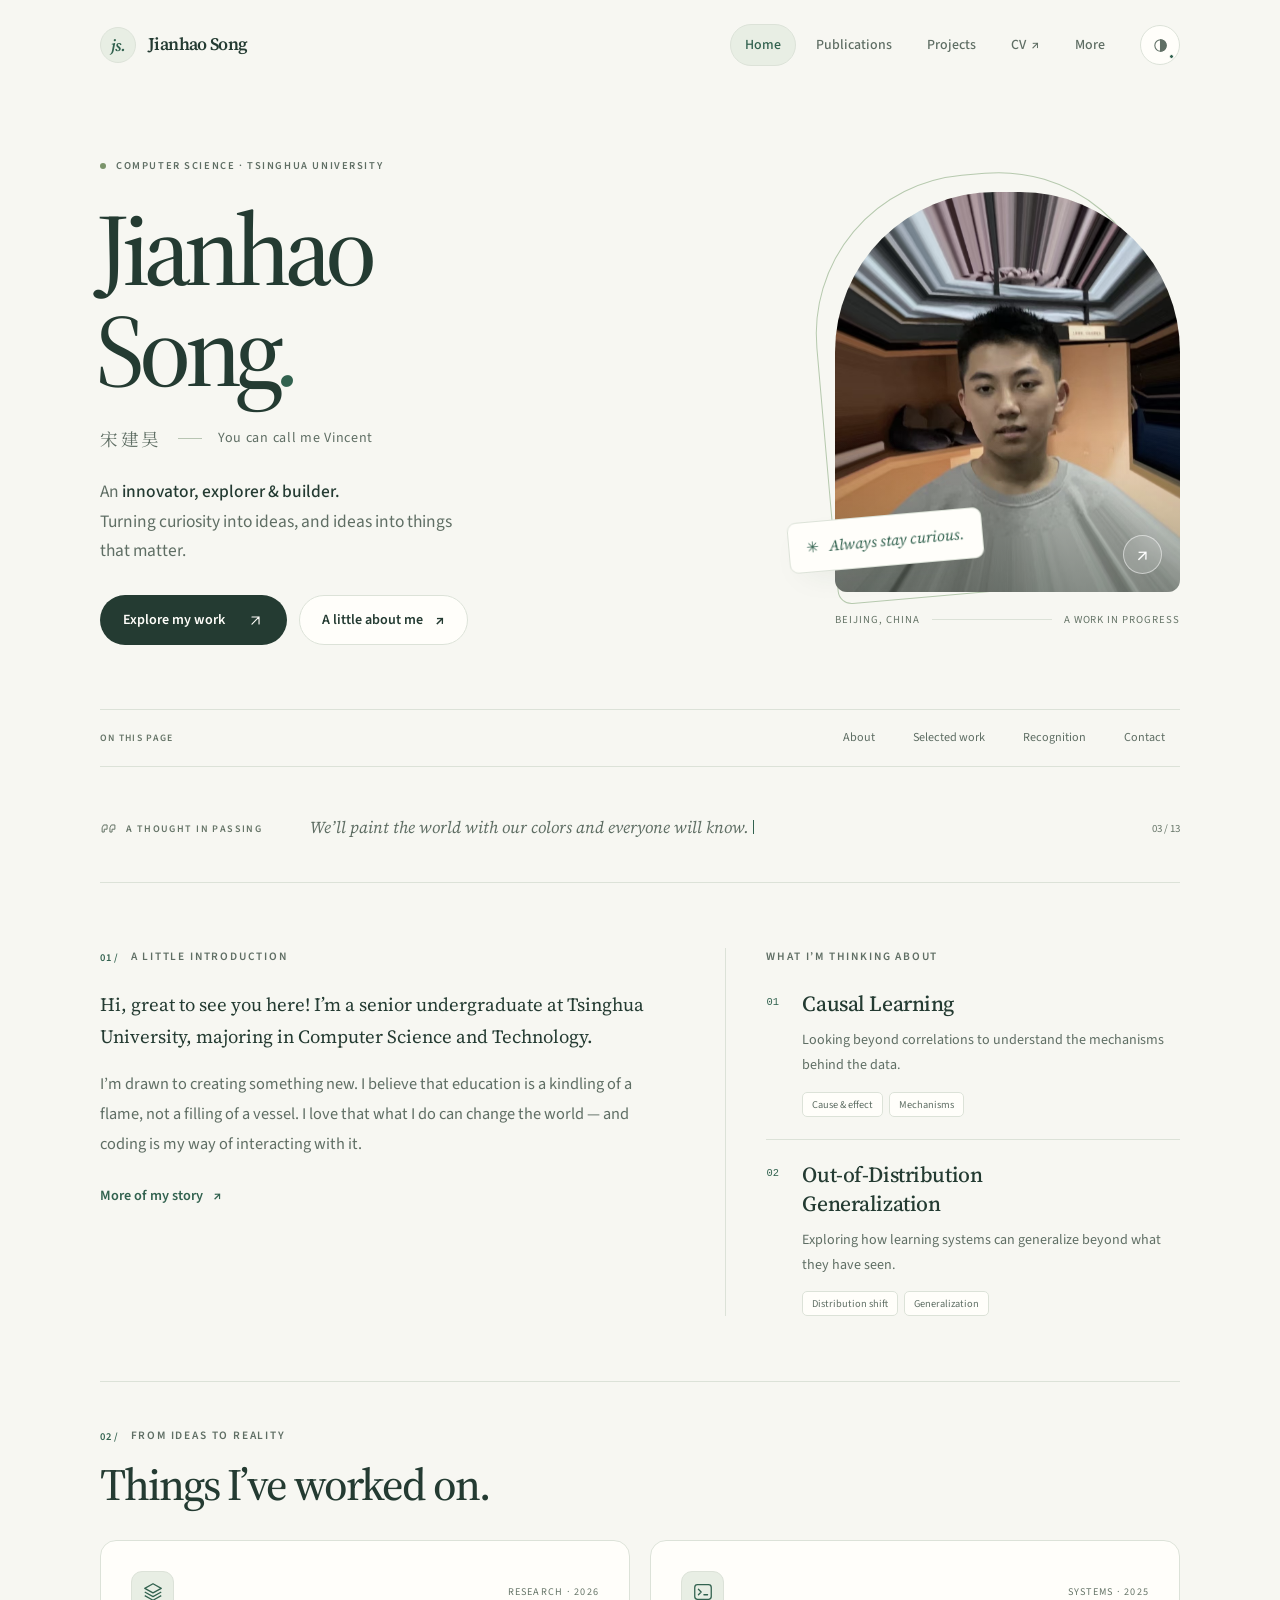
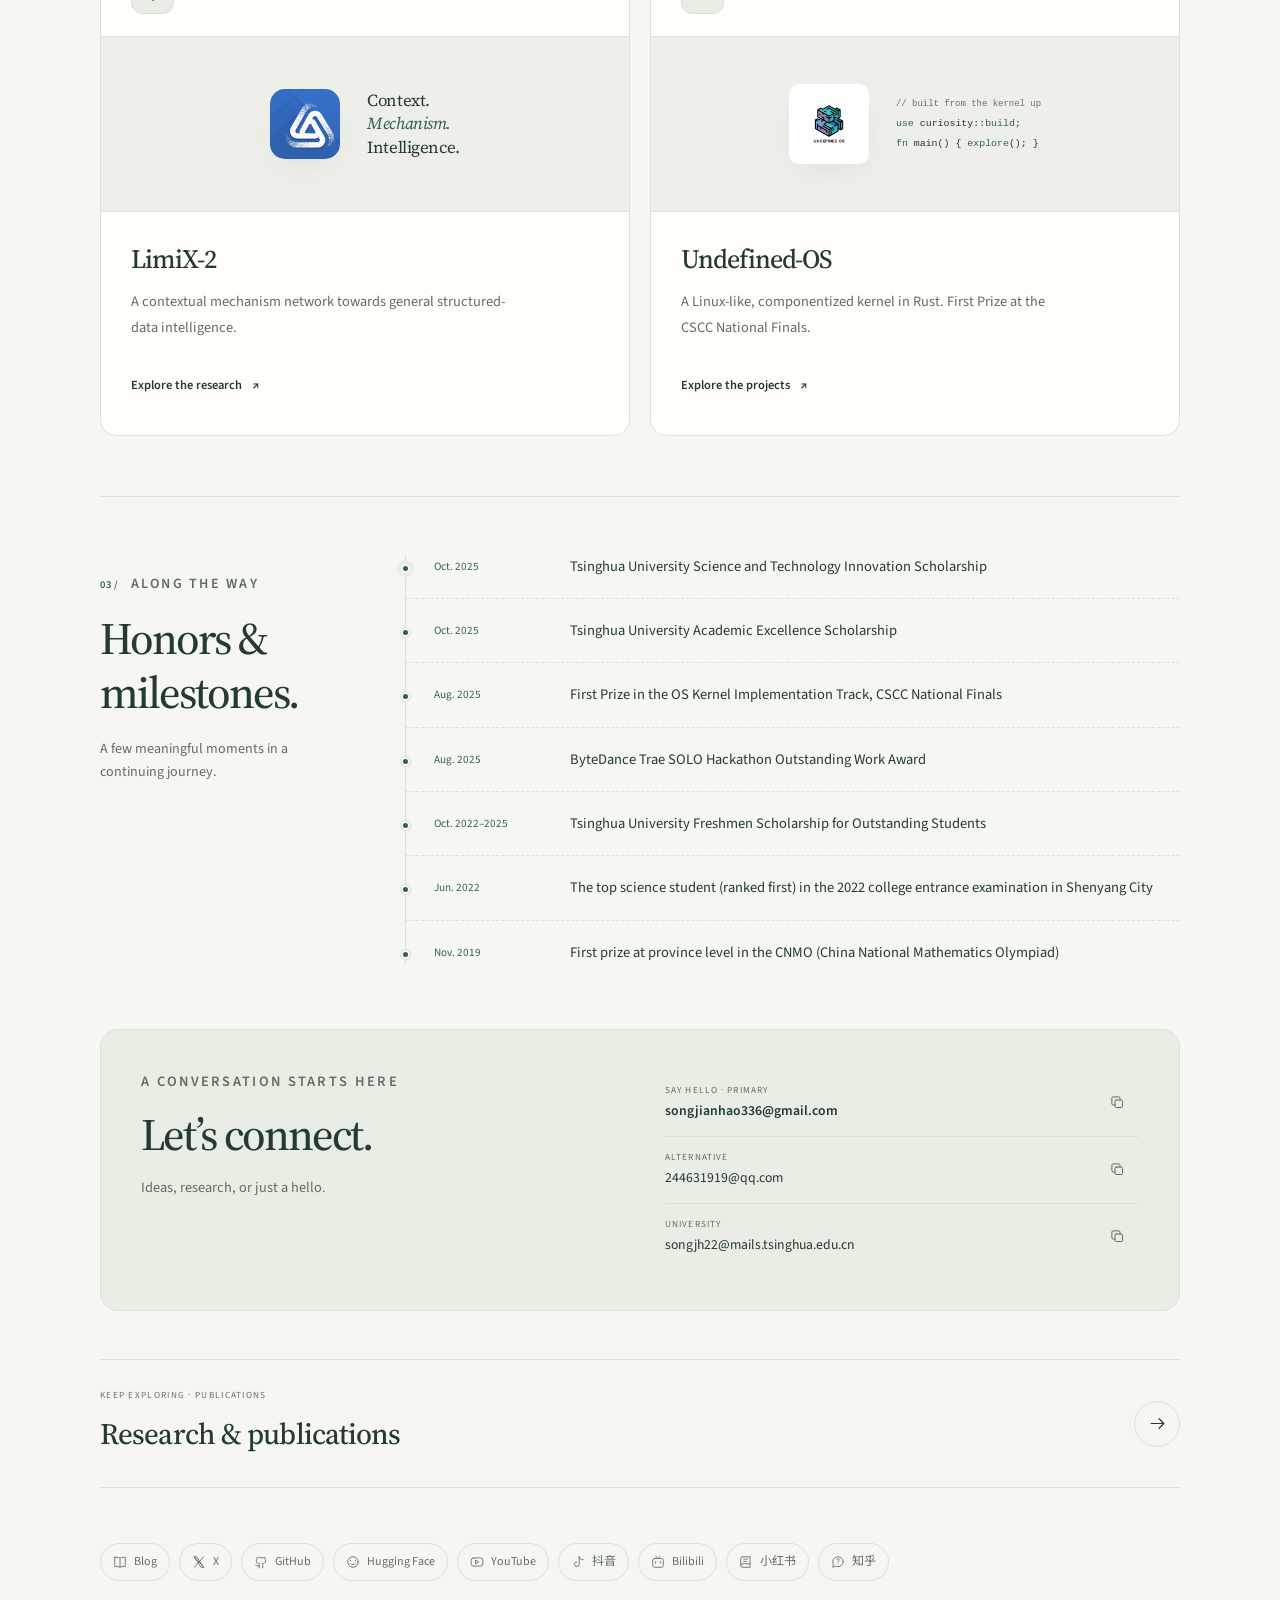
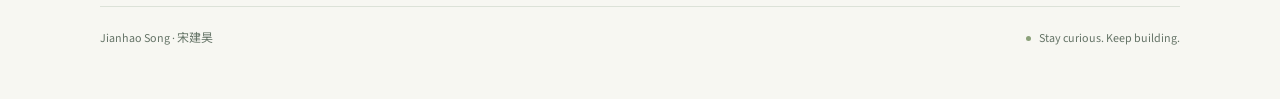
<file: index.html>
<!DOCTYPE html>
<html lang="en">

<head>
  <meta charset="UTF-8" />
  <script src="theme.js"></script>
  <meta name="viewport" content="width=device-width, initial-scale=1.0" />
  <meta name="description" content="Jianhao Song (Vincent) — CS undergraduate at Tsinghua University. Research interests in causal learning and OOD generalization." />
  <title>Jianhao Song — Vincent Homepage</title>
  <link rel="icon" type="image/png" href="image/favicon.png" />
  <link rel="preconnect" href="https://fonts.googleapis.com" />
  <link rel="preconnect" href="https://fonts.gstatic.com" crossorigin />
  <link href="https://fonts.googleapis.com/css2?family=Source+Sans+3:ital,wght@0,400;0,500;0,600;0,700;1,400&family=Source+Serif+4:opsz,wght@8..60,500;8..60,600;8..60,700&family=Noto+Sans+SC:wght@400;500;600&family=Noto+Serif+SC:wght@600;700&display=swap" rel="stylesheet" />
  <link rel="stylesheet" href="common.css" />
  <link rel="stylesheet" href="styles.css" />
  <link rel="stylesheet" href="enhancements.css" />
  <meta name="theme-color" content="#f7f7f2" />
  <script src="script.js" defer></script>
</head>

<body>
  <a class="skip-link" href="#main-content">Skip to content</a>
  <nav class="site-nav" aria-label="Main navigation">
    <div class="nav-inner">
      <a class="nav-brand" href="index.html">Jianhao Song</a>
      <ul class="nav-links">
        <li><a href="index.html" aria-current="page">Home</a></li>
        <li><a href="layout/research/research.html">Publications</a></li>
        <li><a href="layout/program/program.html">Projects</a></li>
        <li><a href="assets/CV.pdf">CV</a></li>
        <li><a href="layout/more/more.html">More</a></li>
      </ul>
    </div>
  </nav>

  <main class="page home-page" id="main-content">
    <section class="hero" id="intro" aria-labelledby="hero-name">
      <div class="hero-content" data-reveal>
        <p class="eyebrow hero-eyebrow">Computer Science · Tsinghua University</p>
        <h1 class="hero-name" id="hero-name">Jianhao <span>Song<i>.</i></span></h1>
        <p class="hero-name-cn"><span lang="zh-CN">宋建昊</span><span class="name-divider" aria-hidden="true"></span> You can call me Vincent</p>
        <p class="hero-intro">An <strong>innovator, explorer &amp; builder.</strong><br />Turning curiosity into ideas, and ideas into things that matter.</p>
        <div class="hero-actions">
          <a class="button button-primary" href="layout/program/program.html">Explore my work <svg viewBox="0 0 24 24" fill="none" stroke="currentColor" stroke-width="1.6" stroke-linecap="round" stroke-linejoin="round" aria-hidden="true"><path d="M7 17 17 7M7 7h10v10"/></svg></a>
          <a class="button button-secondary" href="layout/selfIntro/selfIntro.html">A little about me</a>
        </div>
      </div>
      <div class="hero-visual" data-reveal>
        <a href="layout/selfIntro/selfIntro.html" class="hero-photo" aria-label="More about Jianhao Song">
          <img src="image/vincent.jpg" width="1169" height="1179" alt="Portrait of Jianhao Song" fetchpriority="high" />
          <span class="photo-link" aria-hidden="true">↗</span>
        </a>
        <div class="hero-note"><span aria-hidden="true">✳</span> Always stay curious.</div>
        <p class="photo-caption"><span>Beijing, China</span><span class="caption-line" aria-hidden="true"></span><span>A work in progress</span></p>
      </div>
    </section>

    <nav class="section-nav" aria-label="On this page">
      <span class="section-nav-label">On this page</span>
      <a href="#about">About</a><a href="#work">Selected work</a><a href="#recognition">Recognition</a><a href="#contact">Contact</a>
    </nav>

    <div class="thought-strip" data-reveal>
      <span class="thought-label"><svg viewBox="0 0 24 24" fill="none" stroke="currentColor" stroke-width="1.4" aria-hidden="true"><path d="M5 7h5v6H6v4H3v-6l2-4Zm11 0h5v6h-4v4h-3v-6l2-4Z"/></svg>A thought in passing</span>
      <div class="typed-container">
        <span class="typed-sizing" aria-hidden="true">Education is a kindling of a flame, not a filling of a vessel.</span>
        <span id="index-typed" class="typed" aria-hidden="true">永远相信美好的事情即将发生。</span>
        <span class="sr-only">永远相信美好的事情即将发生。</span>
      </div>
      <span class="thought-index" aria-hidden="true">01 / 13</span>
    </div>

    <section class="about-grid" id="about" aria-label="About and research interests">
      <div class="about-copy" data-reveal>
        <h2 class="section-label"><span class="section-number">01 /</span> A little introduction</h2>
        <p>Hi, great to see you here! I’m a senior undergraduate at Tsinghua University, majoring in Computer Science and Technology.</p>
        <p>I’m drawn to creating something new. I believe that education is a kindling of a flame, not a filling of a vessel. I love that what I do can change the world — and coding is my way of interacting with it.</p>
        <a class="text-link" href="layout/selfIntro/selfIntro.html">More of my story <span aria-hidden="true">↗</span></a>
      </div>
      <div class="research-interests" data-reveal>
        <h2 class="section-label">What I’m thinking about</h2>
        <div class="interest-item">
          <span class="interest-index" aria-hidden="true">01</span><h3>Causal Learning</h3>
          <p>Looking beyond correlations to understand the mechanisms behind the data.</p>
          <ul class="topic-tags" aria-label="Causal learning topics"><li>Cause &amp; effect</li><li>Mechanisms</li></ul>
        </div>
        <div class="interest-item">
          <span class="interest-index" aria-hidden="true">02</span><h3>Out-of-Distribution<br />Generalization</h3>
          <p>Exploring how learning systems can generalize beyond what they have seen.</p>
          <ul class="topic-tags" aria-label="Generalization topics"><li>Distribution shift</li><li>Generalization</li></ul>
        </div>
      </div>
    </section>

    <section class="work-section" id="work" aria-labelledby="work-title" data-reveal>
      <div class="section-heading">
        <div><p class="section-label"><span class="section-number">02 /</span> From ideas to reality</p><h2 class="section-title" id="work-title">Things I’ve worked on.</h2></div>
      </div>
      <div class="work-grid">
        <a class="work-card" href="layout/research/research.html">
          <div class="work-card-top"><span class="work-icon"><svg viewBox="0 0 24 24" fill="none" stroke="currentColor" stroke-width="1.4" stroke-linejoin="round" aria-hidden="true"><path d="m12 3 9 5-9 5-9-5 9-5Zm-9 9 9 5 9-5M3 16l9 5 9-5"/></svg></span><span class="work-category">Research · 2026</span></div>
          <div class="work-preview work-preview--research"><img src="image/limix_icon.png" width="76" height="76" alt="LimiX logo" loading="lazy" /><span>Context.<br /><em>Mechanism.</em><br />Intelligence.</span></div>
          <h3>LimiX-2</h3>
          <p>A contextual mechanism network towards general structured-data intelligence.</p>
          <span class="text-link">Explore the research <span aria-hidden="true">↗</span></span>
        </a>
        <a class="work-card" href="layout/program/program.html">
          <div class="work-card-top"><span class="work-icon"><svg viewBox="0 0 24 24" fill="none" stroke="currentColor" stroke-width="1.4" stroke-linecap="round" stroke-linejoin="round" aria-hidden="true"><rect x="3" y="4" width="18" height="16" rx="3"/><path d="m7 9 3 3-3 3m6 0h4"/></svg></span><span class="work-category">Systems · 2025</span></div>
          <div class="work-preview work-preview--systems"><img src="image/undefined.jpg" width="100" height="100" alt="Undefined-OS logo" loading="lazy" /><span class="code-preview" aria-hidden="true"><span class="code-comment">// built from the kernel up</span><br /><span>use</span> curiosity::<em>build</em>;<br /><span>fn</span> main() { <em>explore</em>(); }</span></div>
          <h3>Undefined-OS</h3>
          <p>A Linux-like, componentized kernel in Rust. First Prize at the CSCC National Finals.</p>
          <span class="text-link">Explore the projects <span aria-hidden="true">↗</span></span>
        </a>
      </div>
    </section>

    <section class="awards" id="recognition" aria-labelledby="awards-title" data-reveal>
      <div class="awards-header">
        <p class="section-label"><span class="section-number">03 /</span> Along the way</p>
        <h2 class="section-title" id="awards-title">Honors &amp;<br />milestones.</h2>
        <p>A few meaningful moments in a continuing journey.</p>
      </div>
      <ol class="awards-list">
<li>
          <span class="award-date">Oct. 2025</span>
          <span>Tsinghua University Science and Technology Innovation Scholarship</span>
        </li>
<li>
          <span class="award-date">Oct. 2025</span>
          <span>Tsinghua University Academic Excellence Scholarship</span>
        </li>
<li>
          <span class="award-date">Aug. 2025</span>
          <span>First Prize in the OS Kernel Implementation Track, CSCC National Finals</span>
        </li>
<li>
          <span class="award-date">Aug. 2025</span>
          <span>ByteDance Trae SOLO Hackathon Outstanding Work Award</span>
        </li>
<li>
          <span class="award-date">Oct. 2022–2025</span>
          <span>Tsinghua University Freshmen Scholarship for Outstanding Students</span>
        </li>
<li>
          <span class="award-date">Jun. 2022</span>
          <span>The top science student (ranked first) in the 2022 college entrance examination in Shenyang City</span>
        </li>
<li>
          <span class="award-date">Nov. 2019</span>
          <span>First prize at province level in the CNMO (China National Mathematics Olympiad)</span>
        </li>
</ol>
    </section>

    <section class="contact-section" id="contact" aria-labelledby="contact-title" data-reveal>
      <div><p class="section-label">A conversation starts here</p><h2 class="section-title" id="contact-title">Let’s connect.</h2><p>Ideas, research, or just a hello.</p></div>
      <ul class="email-list"><li class="email-primary"><div class="email-details"><span class="email-label">Say hello · Primary</span><a href="mailto:songjianhao336@gmail.com">songjianhao336@gmail.com</a></div><button class="copy-email" type="button" data-copy="songjianhao336@gmail.com" aria-label="Copy songjianhao336@gmail.com" title="Copy email address"><svg viewBox="0 0 24 24" fill="none" stroke="currentColor" stroke-width="1.6" stroke-linecap="round" stroke-linejoin="round" aria-hidden="true"><rect x="8" y="8" width="12" height="12" rx="2"/><path d="M16 8V5a2 2 0 0 0-2-2H5a2 2 0 0 0-2 2v9a2 2 0 0 0 2 2h3"/></svg></button></li>
<li><div class="email-details"><span class="email-label">Alternative</span><a href="mailto:244631919@qq.com">244631919@qq.com</a></div><button class="copy-email" type="button" data-copy="244631919@qq.com" aria-label="Copy 244631919@qq.com" title="Copy email address"><svg viewBox="0 0 24 24" fill="none" stroke="currentColor" stroke-width="1.6" stroke-linecap="round" stroke-linejoin="round" aria-hidden="true"><rect x="8" y="8" width="12" height="12" rx="2"/><path d="M16 8V5a2 2 0 0 0-2-2H5a2 2 0 0 0-2 2v9a2 2 0 0 0 2 2h3"/></svg></button></li>
<li><div class="email-details"><span class="email-label">University</span><a href="mailto:songjh22@mails.tsinghua.edu.cn">songjh22@mails.tsinghua.edu.cn</a></div><button class="copy-email" type="button" data-copy="songjh22@mails.tsinghua.edu.cn" aria-label="Copy songjh22@mails.tsinghua.edu.cn" title="Copy email address"><svg viewBox="0 0 24 24" fill="none" stroke="currentColor" stroke-width="1.6" stroke-linecap="round" stroke-linejoin="round" aria-hidden="true"><rect x="8" y="8" width="12" height="12" rx="2"/><path d="M16 8V5a2 2 0 0 0-2-2H5a2 2 0 0 0-2 2v9a2 2 0 0 0 2 2h3"/></svg></button></li></ul>
    </section>

    <nav class="social-links" aria-label="Social links">
      <a href="https://vincent-sjh.github.io/" target="_blank" rel="noopener noreferrer">Blog</a>
      <a href="https://x.com/si57311" target="_blank" rel="noopener noreferrer">X</a>
      <a href="https://github.com/vincent-sjh" target="_blank" rel="noopener noreferrer">GitHub</a>
      <a href="https://huggingface.co/Vincentyyy" target="_blank" rel="noopener noreferrer">Hugging Face</a>
      <a href="https://www.youtube.com/@Vincentyyy_AI_Lab" target="_blank" rel="noopener noreferrer">YouTube</a>
      <a href="https://www.douyin.com/user/MS4wLjABAAAAsZm0FWHsuGoWPQdqmWfrBVfKztMxsH9bJJvjDs2BDYE" target="_blank" rel="noopener noreferrer">抖音</a>
      <a href="https://space.bilibili.com/3690994966989729" target="_blank" rel="noopener noreferrer">Bilibili</a>
      <a href="https://xiaohongshu.com/user/profile/6374d185000000001f014a93" target="_blank" rel="noopener noreferrer">小红书</a>
      <a href="https://www.zhihu.com/people/song-jian-hao-72" target="_blank" rel="noopener noreferrer">知乎</a>
    </nav>
    <footer class="site-footer"><p>Jianhao Song <span aria-hidden="true">·</span> 宋建昊</p><p class="footer-note">Stay curious. Keep building.</p></footer>
  </main>
</body>
</html>
</file>
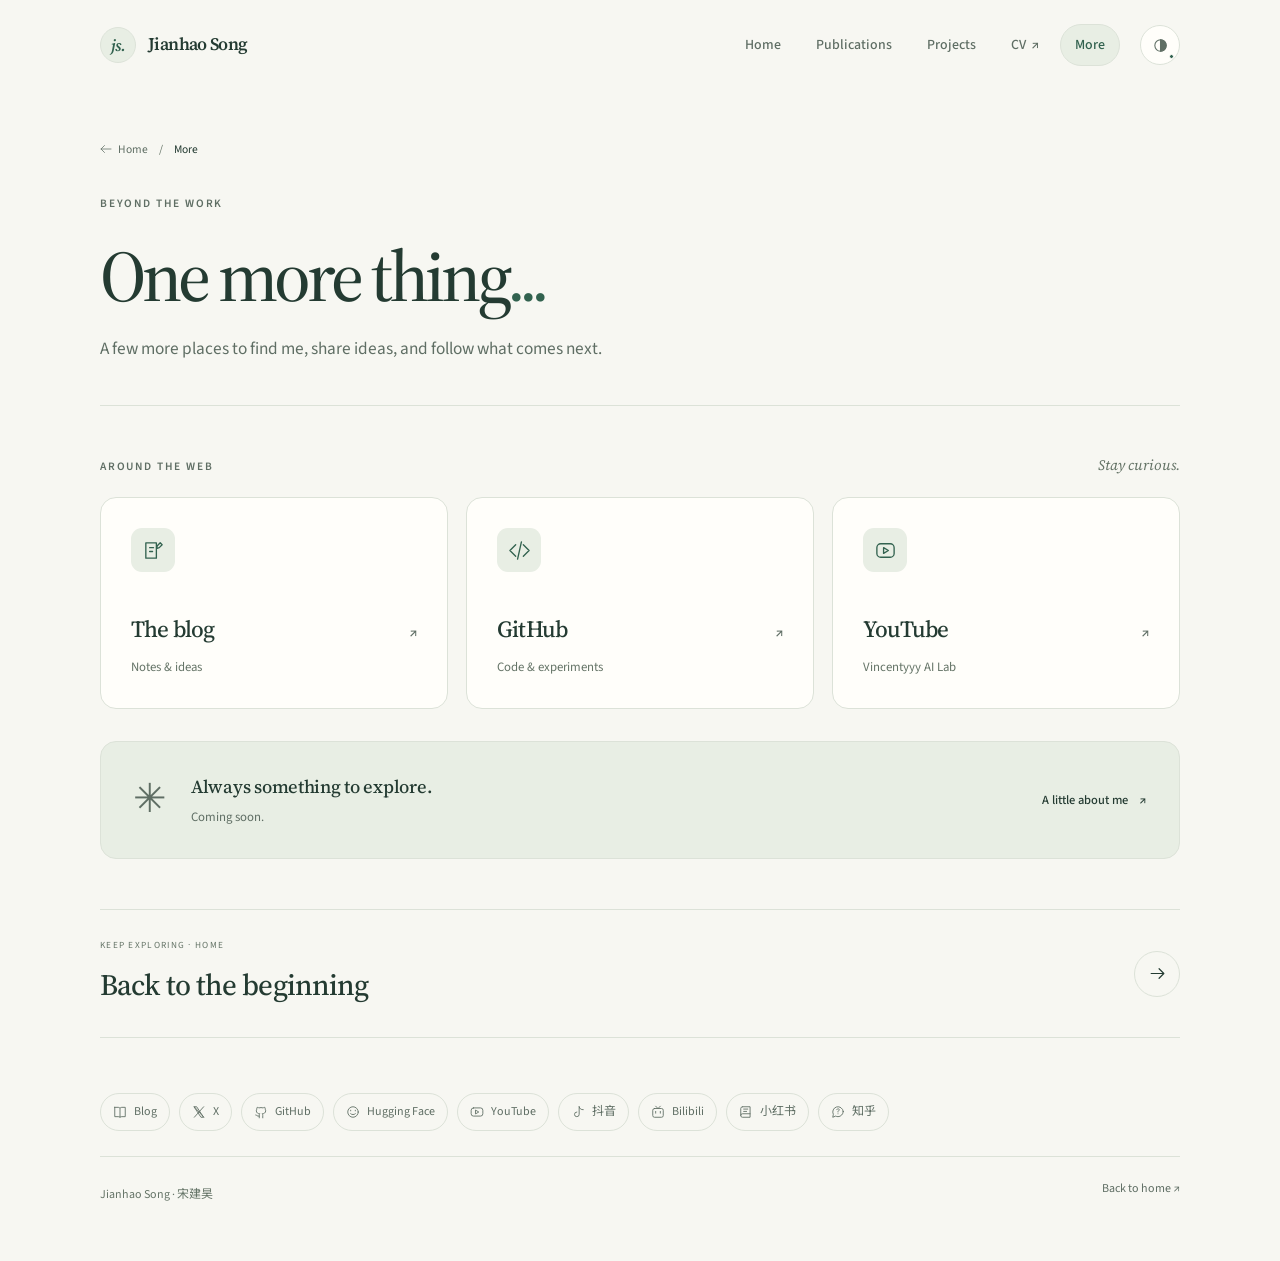
<file: layout/more/more.html>
<!DOCTYPE html>
<html lang="en">

<head>
  <meta charset="UTF-8" />
  <script src="../../theme.js"></script>
  <meta name="viewport" content="width=device-width, initial-scale=1.0" />
  <meta name="description" content="One more thing — Jianhao Song (Vincent) personal homepage." />
  <title>One more thing — Vincent Homepage</title>
  <link rel="icon" type="image/png" href="../../image/favicon.png" />
  <link rel="preconnect" href="https://fonts.googleapis.com" />
  <link rel="preconnect" href="https://fonts.gstatic.com" crossorigin />
  <link href="https://fonts.googleapis.com/css2?family=Source+Sans+3:ital,wght@0,400;0,500;0,600;0,700;1,400&family=Source+Serif+4:opsz,wght@8..60,500;8..60,600;8..60,700&family=Noto+Sans+SC:wght@400;500;600&family=Noto+Serif+SC:wght@600;700&display=swap" rel="stylesheet" />
  <link rel="stylesheet" href="../../common.css" />
  <style>
    .page--more .title-dot { color: #6e9480; }
    .elsewhere { margin: 0 0 32px; }
    .elsewhere-heading { display: flex; align-items: baseline; justify-content: space-between; gap: 20px; margin-bottom: 20px; }
    .elsewhere-heading .section-label { margin: 0; }
    .elsewhere-heading > span { color: var(--text-faint); font-family: "Source Serif 4", Georgia, serif; font-size: .9rem; font-style: italic; }
    .elsewhere-grid { display: grid; grid-template-columns: repeat(3, minmax(0, 1fr)); gap: 18px; }
    .elsewhere-card { display: flex; flex-direction: column; align-items: flex-start; min-width: 0; padding: 30px; border: 1px solid #dce3d8; border-radius: 16px; background: #fffefa; color: var(--text); text-decoration: none; transition: border-color .3s ease, background .3s ease, box-shadow .3s ease, transform .3s ease; }
    .elsewhere-icon { display: grid; place-items: center; width: 44px; height: 44px; margin-bottom: 38px; border-radius: 11px; background: #edf2e8; color: #285c4d; }
    .elsewhere-icon svg { width: 23px; height: 23px; }
    .elsewhere-title { display: flex; justify-content: space-between; align-items: baseline; gap: 10px; width: 100%; margin-bottom: 8px; font-family: "Source Serif 4", Georgia, serif; font-size: 1.45rem; font-weight: 500; letter-spacing: -.035em; }
    .elsewhere-title > span { color: #8ba18d; font-family: "Source Sans 3", sans-serif; font-size: .9rem; transition: transform .3s ease; }
    .elsewhere-label { color: var(--text-faint); font-size: .8rem; }
    .elsewhere-card:focus-visible { outline: 2px solid var(--focus); outline-offset: 4px; }
    .more-note { display: flex; align-items: center; gap: 24px; padding: 30px 32px; margin: 0 0 50px; border: 1px solid #e0e6db; border-radius: 16px; background: #eff3e9; }
    .more-spark { color: #91a283; font-size: 2.5rem; line-height: 1; }
    .more-note h2 { margin: 0 0 5px; color: #345541; font-family: "Source Serif 4", Georgia, serif; font-size: 1.15rem; font-weight: 500; letter-spacing: -.015em; }
    .more-note p { margin: 0; color: var(--text-muted); font-size: .8rem; }
    .more-note a { margin-left: auto; color: #42614d; font-size: .78rem; font-weight: 500; text-decoration: none; }
    .more-note a span { margin-left: 8px; }
    .more-note a:hover { text-decoration: underline; text-underline-offset: 4px; }
    @media (hover: hover) {
      .elsewhere-card:hover { border-color: #b4c7b0; background: #fff; color: #285c4d; box-shadow: 0 12px 26px -20px rgba(36, 55, 47, .3); transform: translateY(-4px); }
      .elsewhere-card:hover .elsewhere-title > span { transform: translate(3px, -3px); }
    }
    @media (max-width: 760px) {
      .elsewhere-grid { gap: 12px; }
      .elsewhere-card { padding: 24px 20px; }
      .elsewhere-title { font-size: 1.25rem; }
      .elsewhere-label { font-size: .72rem; }
      .more-note { padding: 24px; gap: 16px; flex-wrap: wrap; }
      .more-note a { flex-basis: 100%; margin-left: 0; }
    }
    @media (max-width: 540px) {
      .elsewhere-grid { grid-template-columns: 1fr; }
      .elsewhere-card { position: relative; padding: 24px 26px 24px 86px; }
      .elsewhere-icon { position: absolute; left: 24px; top: 27px; margin: 0; }
      .elsewhere-title { margin-bottom: 3px; }
      .elsewhere-heading > span { font-size: .78rem; }
      .more-note { margin-bottom: 34px; }
      .more-note h2 { font-size: 1.05rem; }
      .more-spark { display: none; }
    }
  </style>
  <link rel="stylesheet" href="../../enhancements.css" />
  <script src="../../script.js" defer></script>
</head>

<body>
  <a class="skip-link" href="#main-content">Skip to content</a>
  <nav class="site-nav" aria-label="Main navigation">
    <div class="nav-inner">
      <a class="nav-brand" href="../../index.html">Jianhao Song</a>
      <ul class="nav-links">
        <li><a href="../../index.html">Home</a></li>
        <li><a href="../research/research.html">Publications</a></li>
        <li><a href="../program/program.html">Projects</a></li>
        <li><a href="../../assets/CV.pdf">CV</a></li>
        <li><a href="more.html" aria-current="page">More</a></li>
      </ul>
    </div>
  </nav>

  <main id="main-content" class="page page--more">
    <header class="page-header" data-reveal>
      <p class="section-label">Beyond the work</p>
      <h1 class="page-title">One more thing<span class="title-dot" aria-hidden="true">...</span></h1>
      <p class="page-lede">A few more places to find me, share ideas, and follow what comes next.</p>
    </header>

    <section class="elsewhere" aria-labelledby="elsewhere-title" data-reveal>
      <div class="elsewhere-heading">
        <h2 class="section-label" id="elsewhere-title">Around the web</h2>
        <span>Stay curious.</span>
      </div>
      <div class="elsewhere-grid">
        <a class="elsewhere-card" href="https://vincent-sjh.github.io/" target="_blank" rel="noopener noreferrer">
          <span class="elsewhere-icon" aria-hidden="true"><svg viewBox="0 0 24 24" fill="none" stroke="currentColor" stroke-width="1.4" stroke-linecap="round" stroke-linejoin="round"><path d="M4 4h11v16H4zM8 9h4M8 13h3M16 7l3-3 2 2-3 3-3 1z"/></svg></span>
          <span class="elsewhere-title">The blog <span aria-hidden="true">↗</span></span>
          <span class="elsewhere-label">Notes &amp; ideas</span>
        </a>
        <a class="elsewhere-card" href="https://github.com/vincent-sjh" target="_blank" rel="noopener noreferrer">
          <span class="elsewhere-icon" aria-hidden="true"><svg viewBox="0 0 24 24" fill="none" stroke="currentColor" stroke-width="1.4" stroke-linecap="round" stroke-linejoin="round"><path d="m8 6-6 6 6 6m8-12 6 6-6 6M14 3l-4 18"/></svg></span>
          <span class="elsewhere-title">GitHub <span aria-hidden="true">↗</span></span>
          <span class="elsewhere-label">Code &amp; experiments</span>
        </a>
        <a class="elsewhere-card" href="https://www.youtube.com/@Vincentyyy_AI_Lab" target="_blank" rel="noopener noreferrer">
          <span class="elsewhere-icon" aria-hidden="true"><svg viewBox="0 0 24 24" fill="none" stroke="currentColor" stroke-width="1.4" stroke-linecap="round" stroke-linejoin="round"><rect x="3" y="5" width="18" height="14" rx="4"/><path d="m10 9 5 3-5 3z"/></svg></span>
          <span class="elsewhere-title">YouTube <span aria-hidden="true">↗</span></span>
          <span class="elsewhere-label">Vincentyyy AI Lab</span>
        </a>
      </div>
    </section>
    <section class="more-note" aria-labelledby="more-note-title" data-reveal>
      <span class="more-spark" aria-hidden="true">✳</span>
      <div><h2 id="more-note-title">Always something to explore.</h2><p>Coming soon.</p></div>
      <a href="../selfIntro/selfIntro.html">A little about me <span aria-hidden="true">↗</span></a>
    </section>

    <nav class="social-links" aria-label="Social links">
      <a href="https://vincent-sjh.github.io/" target="_blank" rel="noopener noreferrer">Blog</a>
      <a href="https://x.com/si57311" target="_blank" rel="noopener noreferrer">X</a>
      <a href="https://github.com/vincent-sjh" target="_blank" rel="noopener noreferrer">GitHub</a>
      <a href="https://huggingface.co/Vincentyyy" target="_blank" rel="noopener noreferrer">Hugging Face</a>
      <a href="https://www.youtube.com/@Vincentyyy_AI_Lab" target="_blank" rel="noopener noreferrer">YouTube</a>
      <a href="https://www.douyin.com/user/MS4wLjABAAAAsZm0FWHsuGoWPQdqmWfrBVfKztMxsH9bJJvjDs2BDYE" target="_blank" rel="noopener noreferrer">抖音</a>
      <a href="https://space.bilibili.com/3690994966989729" target="_blank" rel="noopener noreferrer">Bilibili</a>
      <a href="https://xiaohongshu.com/user/profile/6374d185000000001f014a93" target="_blank" rel="noopener noreferrer">小红书</a>
      <a href="https://www.zhihu.com/people/song-jian-hao-72" target="_blank" rel="noopener noreferrer">知乎</a>
    </nav>
    <footer class="site-footer">
      <p>Jianhao Song · 宋建昊</p>
      <a href="../../index.html">Back to home <span aria-hidden="true">↗</span></a>
    </footer>
  </main>
</body>

</html>
</file>
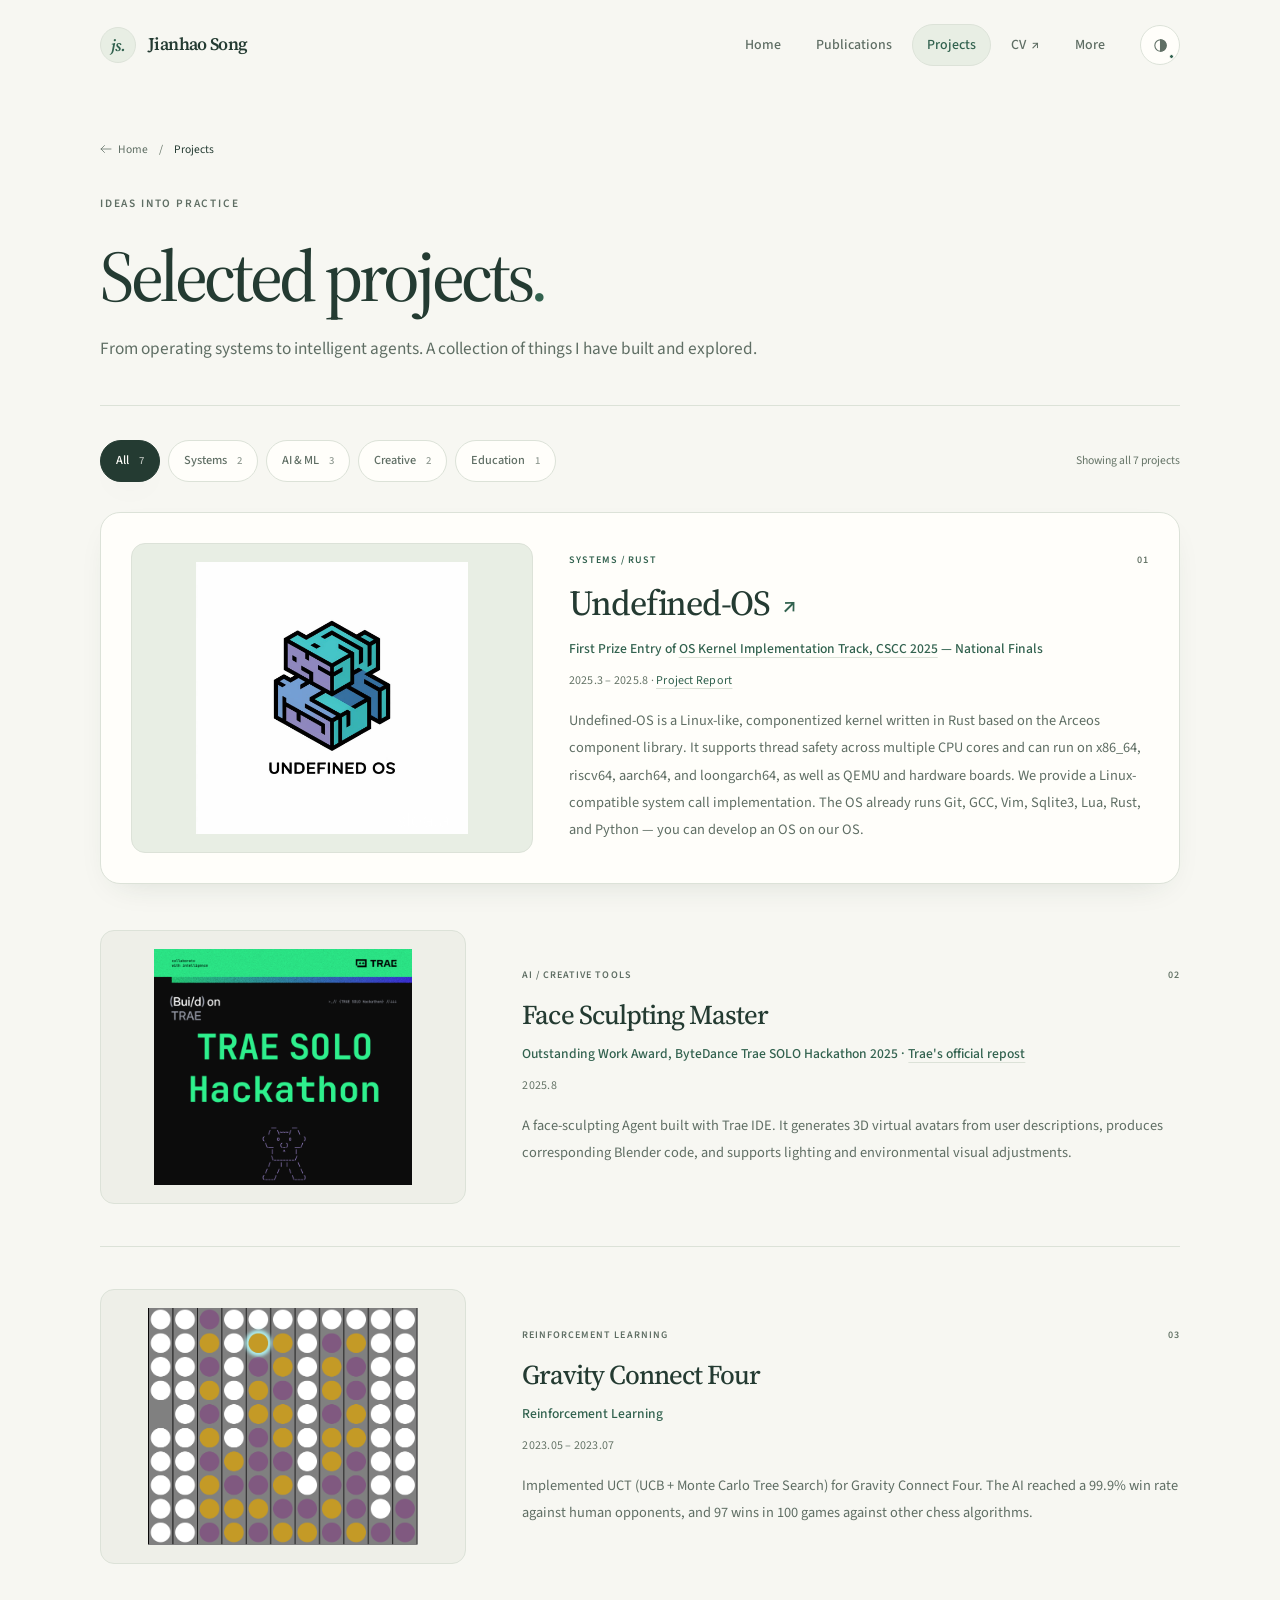
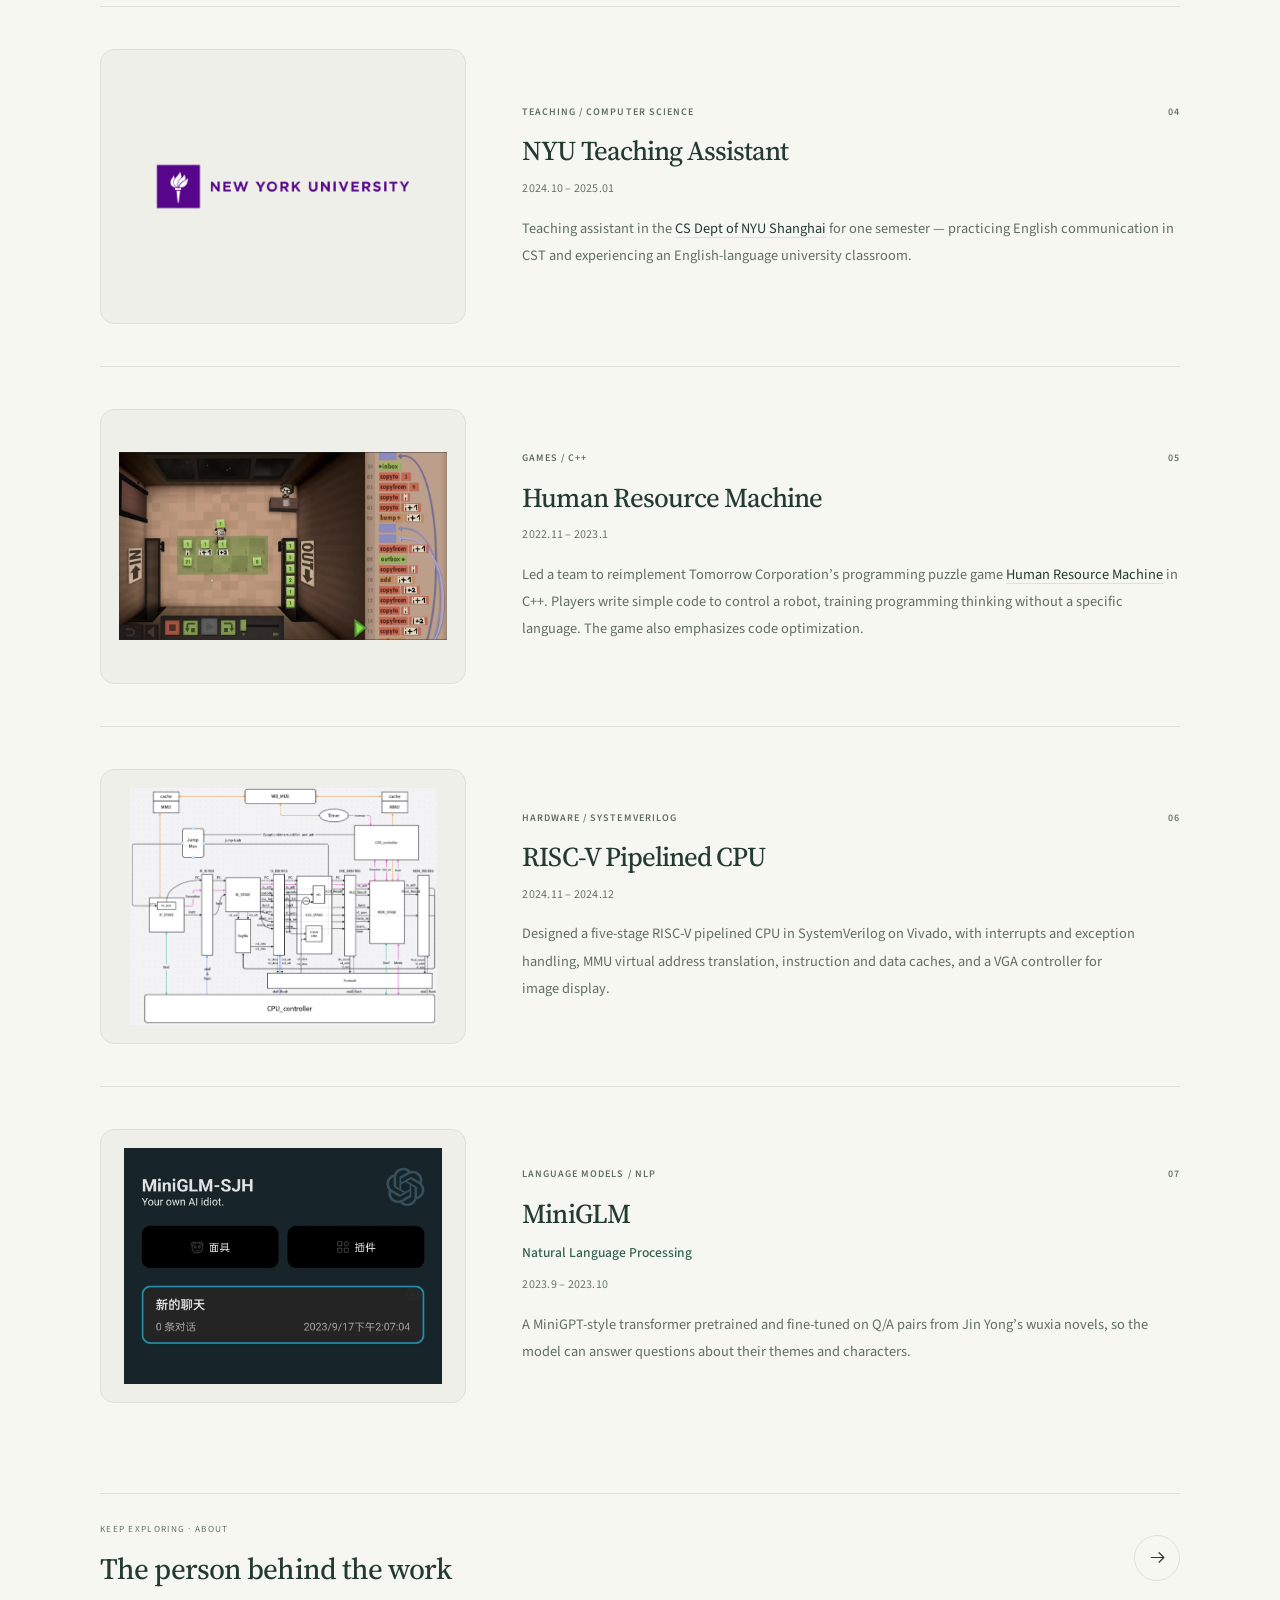
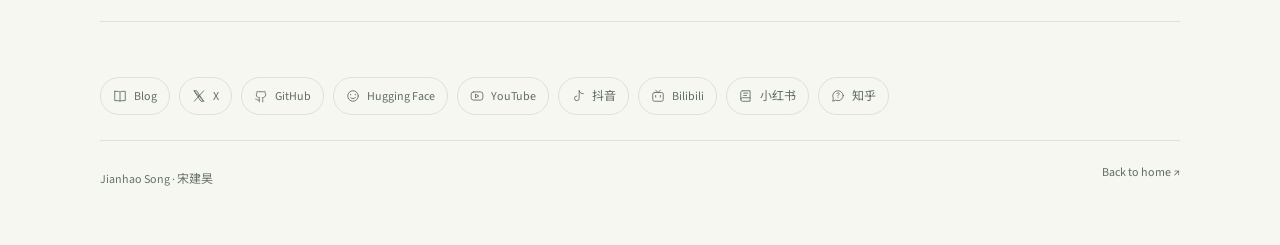
<file: layout/program/program.html>
<!DOCTYPE html>
<html lang="en">

<head>
  <meta charset="UTF-8" />
  <meta name="viewport" content="width=device-width, initial-scale=1.0" />
  <meta name="description" content="Selected projects by Jianhao Song (Vincent) — Undefined-OS, Face Sculpting Master, Gravity Connect Four, and more." />
  <title>Projects — Vincent Homepage</title>
  <script src="../../theme.js"></script>
  <link rel="icon" type="image/png" href="../../image/favicon.png" />
  <link rel="preconnect" href="https://fonts.googleapis.com" />
  <link rel="preconnect" href="https://fonts.gstatic.com" crossorigin />
  <link href="https://fonts.googleapis.com/css2?family=Source+Sans+3:ital,wght@0,400;0,500;0,600;0,700;1,400&family=Source+Serif+4:opsz,wght@8..60,500;8..60,600;8..60,700&family=Noto+Sans+SC:wght@400;500;600&family=Noto+Serif+SC:wght@600;700&display=swap" rel="stylesheet" />
  <link rel="stylesheet" href="../../common.css" />
  <link rel="stylesheet" href="styles.css" />
  <link rel="stylesheet" href="../../enhancements.css" />
  <script src="../../script.js" defer></script>
  <script src="program.js" defer></script>
</head>

<body>
  <a class="skip-link" href="#main-content">Skip to content</a>
  <nav class="site-nav" aria-label="Main navigation">
    <div class="nav-inner">
      <a class="nav-brand" href="../../index.html">Jianhao Song</a>
      <ul class="nav-links">
        <li><a href="../../index.html">Home</a></li>
        <li><a href="../research/research.html">Publications</a></li>
        <li><a href="program.html" aria-current="page">Projects</a></li>
        <li><a href="../../assets/CV.pdf">CV</a></li>
        <li><a href="../more/more.html">More</a></li>
      </ul>
    </div>
  </nav>

  <main id="main-content" class="page page--projects">
    <header class="page-header" data-reveal>
      <p class="section-label">Ideas into practice</p>
      <h1 class="page-title">Selected projects<span class="title-dot" aria-hidden="true">.</span></h1>
      <p class="page-lede">From operating systems to intelligent agents. A collection of things I have built and explored.</p>
    </header>

    <section class="project-toolbar" aria-label="Explore projects" hidden>
      <div class="project-filters" role="group" aria-label="Filter projects by category">
        <button class="project-filter" type="button" data-filter="all" aria-pressed="true" aria-controls="project-list">All <span class="project-filter-count" aria-hidden="true">7</span></button>
        <button class="project-filter" type="button" data-filter="systems" aria-pressed="false" aria-controls="project-list">Systems <span class="project-filter-count" aria-hidden="true">2</span></button>
        <button class="project-filter" type="button" data-filter="ai" aria-pressed="false" aria-controls="project-list">AI &amp; ML <span class="project-filter-count" aria-hidden="true">3</span></button>
        <button class="project-filter" type="button" data-filter="creative" aria-pressed="false" aria-controls="project-list">Creative <span class="project-filter-count" aria-hidden="true">2</span></button>
        <button class="project-filter" type="button" data-filter="education" aria-pressed="false" aria-controls="project-list">Education <span class="project-filter-count" aria-hidden="true">1</span></button>
      </div>
      <p class="project-results" role="status" aria-live="polite" aria-atomic="true">Showing all 7 projects</p>
    </section>

    <div class="project-list" id="project-list">
      <article class="project project--featured" data-reveal data-categories="systems">
        <a class="project-media" href="../../image/undefined.jpg" data-project-image aria-label="View Undefined-OS image">
          <img src="../../image/undefined.jpg" alt="Undefined-OS" loading="lazy" decoding="async" />
          <span class="project-zoom-hint" aria-hidden="true">View image <span>↗</span></span>
        </a>
        <div class="project-body">
          <p class="project-label"><span>Systems / Rust</span><span class="project-index">01</span></p>
          <h2 class="project-title"><a href="https://undefined-os.github.io/doc/" target="_blank" rel="noopener noreferrer">Undefined-OS</a></h2>
          <p class="project-kicker">First Prize Entry of <a href="https://os.educg.net/#/index?TYPE=2025OS_K" target="_blank" rel="noopener noreferrer">OS Kernel Implementation Track, CSCC 2025</a> — National Finals</p>
          <p class="project-date">2025.3 – 2025.8 · <a href="../../assets/CSCC_Report.pdf">Project Report</a></p>
          <p class="project-desc">Undefined-OS is a Linux-like, componentized kernel written in Rust based on the Arceos component library. It supports thread safety across multiple CPU cores and can run on x86_64, riscv64, aarch64, and loongarch64, as well as QEMU and hardware boards. We provide a Linux-compatible system call implementation. The OS already runs Git, GCC, Vim, Sqlite3, Lua, Rust, and Python — you can develop an OS on our OS.</p>
        </div>
      </article>

      <article class="project" data-reveal data-categories="ai creative">
        <a class="project-media" href="../../image/TREA_SOLO_Hackathon.png" data-project-image aria-label="View Face Sculpting Master image">
          <img src="../../image/TREA_SOLO_Hackathon.png" alt="TREA SOLO Hackathon 2025" loading="lazy" decoding="async" />
          <span class="project-zoom-hint" aria-hidden="true">View image <span>↗</span></span>
        </a>
        <div class="project-body">
          <p class="project-label"><span>AI / Creative tools</span><span class="project-index">02</span></p>
          <h2 class="project-title">Face Sculpting Master</h2>
          <p class="project-kicker">Outstanding Work Award, ByteDance Trae SOLO Hackathon 2025 · <a href="https://www.douyin.com/video/7541297073723821362" target="_blank" rel="noopener noreferrer">Trae's official repost</a></p>
          <p class="project-date">2025.8</p>
          <p class="project-desc">A face-sculpting Agent built with Trae IDE. It generates 3D virtual avatars from user descriptions, produces corresponding Blender code, and supports lighting and environmental visual adjustments.</p>
        </div>
      </article>

      <article class="project" data-reveal data-categories="ai">
        <a class="project-media" href="../../image/gravity_connect_four.png" data-project-image aria-label="View Gravity Connect Four image">
          <img src="../../image/gravity_connect_four.png" alt="Gravity Connect Four" loading="lazy" decoding="async" />
          <span class="project-zoom-hint" aria-hidden="true">View image <span>↗</span></span>
        </a>
        <div class="project-body">
          <p class="project-label"><span>Reinforcement learning</span><span class="project-index">03</span></p>
          <h2 class="project-title">Gravity Connect Four</h2>
          <p class="project-kicker">Reinforcement Learning</p>
          <p class="project-date">2023.05 – 2023.07</p>
          <p class="project-desc">Implemented UCT (UCB + Monte Carlo Tree Search) for Gravity Connect Four. The AI reached a 99.9% win rate against human opponents, and 97 wins in 100 games against other chess algorithms.</p>
        </div>
      </article>

      <article class="project" data-reveal data-categories="education">
        <a class="project-media" href="../../image/New_York_University-Logo.png" data-project-image aria-label="View NYU Teaching Assistant image">
          <img src="../../image/New_York_University-Logo.png" alt="NYU Teaching Assistant" loading="lazy" decoding="async" />
          <span class="project-zoom-hint" aria-hidden="true">View image <span>↗</span></span>
        </a>
        <div class="project-body">
          <p class="project-label"><span>Teaching / Computer science</span><span class="project-index">04</span></p>
          <h2 class="project-title">NYU Teaching Assistant</h2>
          <p class="project-date">2024.10 – 2025.01</p>
          <p class="project-desc">Teaching assistant in the <a href="https://shanghai.nyu.edu/academics/majors/computer-systems-engineering" target="_blank" rel="noopener noreferrer">CS Dept of NYU Shanghai</a> for one semester — practicing English communication in CST and experiencing an English-language university classroom.</p>
        </div>
      </article>

      <article class="project" data-reveal data-categories="creative">
        <a class="project-media" href="../../image/Human_resource_machine.jpg" data-project-image aria-label="View Human Resource Machine image">
          <img src="../../image/Human_resource_machine.jpg" alt="Human Resource Machine" loading="lazy" decoding="async" />
          <span class="project-zoom-hint" aria-hidden="true">View image <span>↗</span></span>
        </a>
        <div class="project-body">
          <p class="project-label"><span>Games / C++</span><span class="project-index">05</span></p>
          <h2 class="project-title">Human Resource Machine</h2>
          <p class="project-date">2022.11 – 2023.1</p>
          <p class="project-desc">Led a team to reimplement Tomorrow Corporation’s programming puzzle game <a href="https://tomorrowcorporation.com/humanresourcemachine" target="_blank" rel="noopener noreferrer">Human Resource Machine</a> in C++. Players write simple code to control a robot, training programming thinking without a specific language. The game also emphasizes code optimization.</p>
        </div>
      </article>

      <article class="project" data-reveal data-categories="systems">
        <a class="project-media" href="../../image/cpu_arch.png" data-project-image aria-label="View RISC-V Pipelined CPU image">
          <img src="../../image/cpu_arch.png" alt="RISC-V pipelined CPU" loading="lazy" decoding="async" />
          <span class="project-zoom-hint" aria-hidden="true">View image <span>↗</span></span>
        </a>
        <div class="project-body">
          <p class="project-label"><span>Hardware / SystemVerilog</span><span class="project-index">06</span></p>
          <h2 class="project-title">RISC-V Pipelined CPU</h2>
          <p class="project-date">2024.11 – 2024.12</p>
          <p class="project-desc">Designed a five-stage RISC-V pipelined CPU in SystemVerilog on Vivado, with interrupts and exception handling, MMU virtual address translation, instruction and data caches, and a VGA controller for image display.</p>
        </div>
      </article>

      <article class="project" data-reveal data-categories="ai">
        <a class="project-media" href="../../image/MiniGLM.jpg" data-project-image aria-label="View MiniGLM image">
          <img src="../../image/MiniGLM.jpg" alt="MiniGLM" loading="lazy" decoding="async" />
          <span class="project-zoom-hint" aria-hidden="true">View image <span>↗</span></span>
        </a>
        <div class="project-body">
          <p class="project-label"><span>Language models / NLP</span><span class="project-index">07</span></p>
          <h2 class="project-title">MiniGLM</h2>
          <p class="project-kicker">Natural Language Processing</p>
          <p class="project-date">2023.9 – 2023.10</p>
          <p class="project-desc">A MiniGPT-style transformer pretrained and fine-tuned on Q/A pairs from Jin Yong’s wuxia novels, so the model can answer questions about their themes and characters.</p>
        </div>
      </article>
    </div>

    <dialog class="project-lightbox" aria-labelledby="project-lightbox-title" aria-describedby="project-lightbox-help">
      <div class="project-lightbox-shell">
        <div class="project-lightbox-topbar">
          <span class="project-lightbox-eyebrow">Project gallery</span>
          <button class="project-lightbox-control project-lightbox-close" type="button" aria-label="Close image viewer" autofocus>
            <svg viewBox="0 0 24 24" fill="none" stroke="currentColor" stroke-width="1.5" stroke-linecap="round" aria-hidden="true"><path d="m6 6 12 12M18 6 6 18" /></svg>
          </button>
        </div>
        <figure class="project-lightbox-figure">
          <div class="project-lightbox-stage"><img class="project-lightbox-image" alt="" decoding="async" /></div>
          <figcaption class="project-lightbox-caption" aria-live="polite" aria-atomic="true">
            <div><p class="project-lightbox-category"></p><h2 id="project-lightbox-title"></h2></div>
            <span class="project-lightbox-position"></span>
          </figcaption>
        </figure>
        <div class="project-lightbox-bottom">
          <p id="project-lightbox-help">Use ← → to browse · Esc to close</p>
          <div class="project-lightbox-navigation" aria-label="Image navigation">
            <button class="project-lightbox-control project-lightbox-prev" type="button" aria-label="Previous project image"><svg viewBox="0 0 24 24" fill="none" stroke="currentColor" stroke-width="1.5" stroke-linecap="round" stroke-linejoin="round" aria-hidden="true"><path d="M19 12H5m6-6-6 6 6 6" /></svg></button>
            <button class="project-lightbox-control project-lightbox-next" type="button" aria-label="Next project image"><svg viewBox="0 0 24 24" fill="none" stroke="currentColor" stroke-width="1.5" stroke-linecap="round" stroke-linejoin="round" aria-hidden="true"><path d="M5 12h14m-6-6 6 6-6 6" /></svg></button>
          </div>
        </div>
      </div>
    </dialog>

    <nav class="social-links" aria-label="Social links">
      <a href="https://vincent-sjh.github.io/" target="_blank" rel="noopener noreferrer">Blog</a>
      <a href="https://x.com/si57311" target="_blank" rel="noopener noreferrer">X</a>
      <a href="https://github.com/vincent-sjh" target="_blank" rel="noopener noreferrer">GitHub</a>
      <a href="https://huggingface.co/Vincentyyy" target="_blank" rel="noopener noreferrer">Hugging Face</a>
      <a href="https://www.youtube.com/@Vincentyyy_AI_Lab" target="_blank" rel="noopener noreferrer">YouTube</a>
      <a href="https://www.douyin.com/user/MS4wLjABAAAAsZm0FWHsuGoWPQdqmWfrBVfKztMxsH9bJJvjDs2BDYE" target="_blank" rel="noopener noreferrer">抖音</a>
      <a href="https://space.bilibili.com/3690994966989729" target="_blank" rel="noopener noreferrer">Bilibili</a>
      <a href="https://xiaohongshu.com/user/profile/6374d185000000001f014a93" target="_blank" rel="noopener noreferrer">小红书</a>
      <a href="https://www.zhihu.com/people/song-jian-hao-72" target="_blank" rel="noopener noreferrer">知乎</a>
    </nav>
    <footer class="site-footer">
      <p>Jianhao Song · 宋建昊</p>
      <a href="../../index.html">Back to home <span aria-hidden="true">↗</span></a>
    </footer>
  </main>
</body>

</html>
</file>
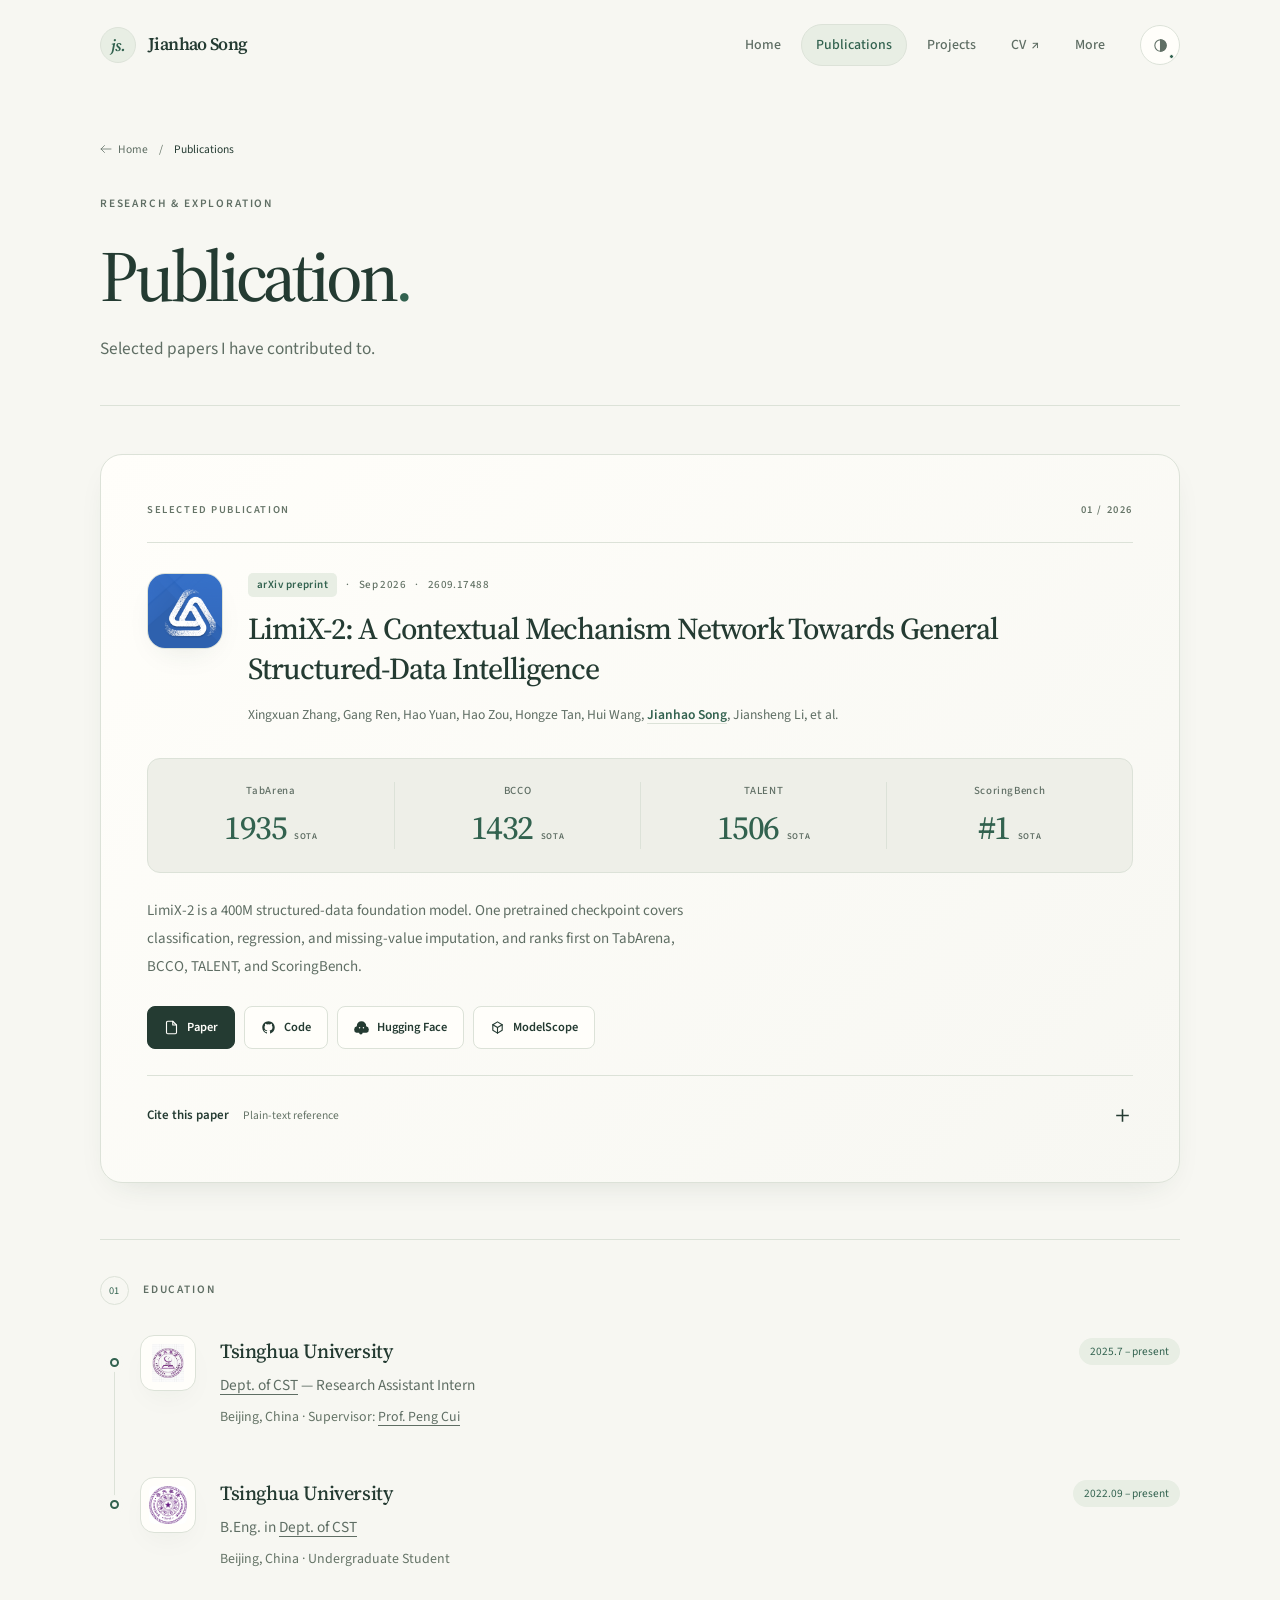
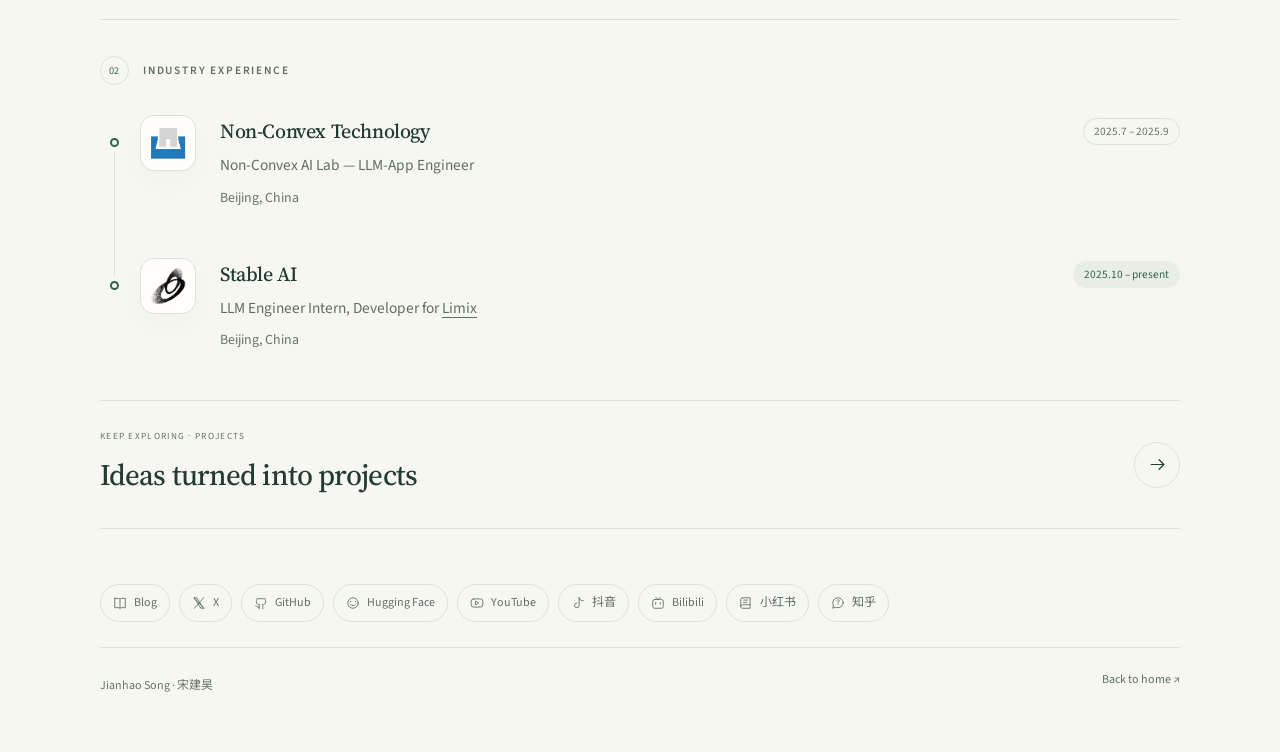
<file: layout/research/research.html>
<!DOCTYPE html>
<html lang="en">

<head>
  <meta charset="UTF-8" />
  <script src="../../theme.js"></script>
  <meta name="viewport" content="width=device-width, initial-scale=1.0" />
  <meta name="description" content="Publications of Jianhao Song (Vincent) — LimiX-2 and related research at Tsinghua University and Stable AI." />
  <title>Publication — Vincent Homepage</title>
  <link rel="icon" type="image/png" href="../../image/favicon.png" />
  <link rel="preconnect" href="https://fonts.googleapis.com" />
  <link rel="preconnect" href="https://fonts.gstatic.com" crossorigin />
  <link href="https://fonts.googleapis.com/css2?family=Source+Sans+3:ital,wght@0,400;0,500;0,600;0,700;1,400&family=Source+Serif+4:opsz,wght@8..60,500;8..60,600;8..60,700&family=Noto+Sans+SC:wght@400;500;600&family=Noto+Serif+SC:wght@600;700&display=swap" rel="stylesheet" />
  <link rel="stylesheet" href="../../common.css" />
  <link rel="stylesheet" href="styles.css?v=4" />
  <link rel="stylesheet" href="../../enhancements.css" />
  <script src="../../script.js" defer></script>
  <script src="research.js" defer></script>
</head>

<body>
  <a class="skip-link" href="#main-content">Skip to content</a>
  <nav class="site-nav" aria-label="Main navigation">
    <div class="nav-inner">
      <a class="nav-brand" href="../../index.html">Jianhao Song</a>
      <ul class="nav-links">
        <li><a href="../../index.html">Home</a></li>
        <li><a href="research.html" aria-current="page">Publications</a></li>
        <li><a href="../program/program.html">Projects</a></li>
        <li><a href="../../assets/CV.pdf">CV</a></li>
        <li><a href="../more/more.html">More</a></li>
      </ul>
    </div>
  </nav>

  <main id="main-content" class="page page--publication">
    <header class="page-header" data-reveal>
      <p class="section-label">Research &amp; exploration</p>
      <h1 class="page-title">Publication<span class="title-dot" aria-hidden="true">.</span></h1>
      <p class="page-lede">Selected papers I have contributed to.</p>
    </header>

    <section class="content-card publication-feature" aria-labelledby="pub-limix2-title" data-reveal>
      <article class="pub-card">
        <div class="pub-overline"><span>Selected publication</span><span>01 / 2026</span></div>
        <div class="pub-top">
          <img class="pub-logo" src="../../image/limix_icon.png?v=3" alt="LimiX" width="76" height="76" decoding="async" />
          <div class="pub-heading">
            <p class="pub-meta">
              <span class="pub-venue">arXiv preprint</span>
              <span class="pub-meta-sep" aria-hidden="true">·</span>
              <time datetime="2026-09">Sep 2026</time>
              <span class="pub-meta-sep" aria-hidden="true">·</span>
              <span>2609.17488</span>
            </p>
            <h2 class="pub-title" id="pub-limix2-title">
              LimiX-2: A Contextual Mechanism Network Towards General Structured-Data Intelligence
            </h2>
            <p class="pub-authors">
              Xingxuan Zhang, Gang Ren, Hao Yuan, Hao Zou, Hongze Tan, Hui Wang,
              <span class="pub-author-self">Jianhao Song</span>,
              Jiansheng Li, et al.
            </p>
          </div>
        </div>

        <ul class="pub-metrics" aria-label="Benchmark results">
          <li>
            <span class="pub-metric-name">TabArena</span>
            <span class="pub-metric-value">1935</span>
            <span class="pub-metric-note">SOTA</span>
          </li>
          <li>
            <span class="pub-metric-name">BCCO</span>
            <span class="pub-metric-value">1432</span>
            <span class="pub-metric-note">SOTA</span>
          </li>
          <li>
            <span class="pub-metric-name">TALENT</span>
            <span class="pub-metric-value">1506</span>
            <span class="pub-metric-note">SOTA</span>
          </li>
          <li>
            <span class="pub-metric-name">ScoringBench</span>
            <span class="pub-metric-value">#1</span>
            <span class="pub-metric-note">SOTA</span>
          </li>
        </ul>

        <p class="pub-desc">
          LimiX-2 is a 400M structured-data foundation model. One pretrained checkpoint covers classification, regression, and missing-value imputation, and ranks first on TabArena, BCCO, TALENT, and ScoringBench.
        </p>

        <div class="pub-actions">
          <a class="pub-btn pub-btn--solid" href="https://arxiv.org/abs/2609.17488" target="_blank" rel="noopener noreferrer">
            <svg class="pub-btn-icon" viewBox="0 0 24 24" aria-hidden="true" fill="none" stroke="currentColor" stroke-width="1.8" stroke-linecap="round" stroke-linejoin="round">
              <path d="M14 2H6a2 2 0 0 0-2 2v16a2 2 0 0 0 2 2h12a2 2 0 0 0 2-2V8z" />
              <polyline points="14 2 14 8 20 8" />
            </svg>
            Paper
          </a>
          <a class="pub-btn pub-btn--ghost" href="https://github.com/limix-ldm-ai/LimiX" target="_blank" rel="noopener noreferrer">
            <svg class="pub-btn-icon" viewBox="0 0 24 24" aria-hidden="true" fill="currentColor">
              <path d="M12 2C6.477 2 2 6.486 2 12.021c0 4.425 2.865 8.18 6.839 9.504.5.093.682-.217.682-.483 0-.237-.009-.866-.014-1.7-2.782.605-3.369-1.343-3.369-1.343-.454-1.158-1.11-1.466-1.11-1.466-.908-.622.069-.61.069-.61 1.004.071 1.532 1.032 1.532 1.032.892 1.531 2.341 1.089 2.91.833.091-.647.35-1.089.636-1.34-2.22-.253-4.555-1.113-4.555-4.952 0-1.093.39-1.988 1.029-2.688-.103-.253-.446-1.272.098-2.65 0 0 .84-.27 2.75 1.026A9.564 9.564 0 0 1 12 6.844a9.56 9.56 0 0 1 2.504.337c1.909-1.296 2.747-1.026 2.747-1.026.546 1.378.203 2.397.1 2.65.64.7 1.028 1.595 1.028 2.688 0 3.848-2.339 4.695-4.566 4.944.359.31.679.922.679 1.859 0 1.341-.012 2.422-.012 2.751 0 .268.18.58.688.481C19.138 20.197 22 16.444 22 12.021 22 6.486 17.523 2 12 2z" />
            </svg>
            Code
          </a>
          <a class="pub-btn pub-btn--ghost" href="https://huggingface.co/stable-ai/LimiX-2" target="_blank" rel="noopener noreferrer">
            <svg class="pub-btn-icon" viewBox="0 0 24 24" aria-hidden="true" fill="currentColor">
              <path d="M12 2a7.5 7.5 0 0 0-7.5 7.5v.4A5.5 5.5 0 0 0 4 20.5h4.2a2.8 2.8 0 0 0 5.6 0H20a5.5 5.5 0 0 0-.5-10.6A7.5 7.5 0 0 0 12 2zm-3.1 9.2a1.15 1.15 0 1 1 0 2.3 1.15 1.15 0 0 1 0-2.3zm6.2 0a1.15 1.15 0 1 1 0 2.3 1.15 1.15 0 0 1 0-2.3zM8.7 15.1c.7 1.1 1.9 1.8 3.3 1.8s2.6-.7 3.3-1.8" />
            </svg>
            Hugging Face
          </a>
          <a class="pub-btn pub-btn--ghost" href="https://www.modelscope.cn/models/stable-ai/LimiX-2" target="_blank" rel="noopener noreferrer">
            <svg class="pub-btn-icon" viewBox="0 0 24 24" aria-hidden="true" fill="none" stroke="currentColor" stroke-width="1.8" stroke-linecap="round" stroke-linejoin="round">
              <path d="M12 3 4.5 7.5v9L12 21l7.5-4.5v-9L12 3z" />
              <path d="M12 12 4.5 7.5M12 12v9M12 12l7.5-4.5" />
            </svg>
            ModelScope
          </a>
        </div>

        <details class="citation-drawer">
          <summary>
            <span class="citation-summary-label">Cite this paper <span>Plain-text reference</span></span>
            <svg viewBox="0 0 20 20" fill="none" stroke="currentColor" stroke-width="1.5" aria-hidden="true"><path d="M10 4v12M4 10h12" /></svg>
          </summary>
          <div class="citation-content">
            <p class="citation-text" id="limix-citation">Zhang, X., et al. (2026). LimiX-2: A Contextual Mechanism Network Towards General Structured-Data Intelligence. arXiv:2609.17488. https://arxiv.org/abs/2609.17488</p>
            <div class="citation-tools">
              <button type="button" class="citation-copy" data-copy-citation="limix-citation" aria-describedby="citation-feedback" hidden>
                <svg viewBox="0 0 20 20" fill="none" stroke="currentColor" stroke-width="1.4" stroke-linecap="round" stroke-linejoin="round" aria-hidden="true"><rect x="6" y="6" width="10" height="11" rx="2" /><path d="M12 6V4a2 2 0 0 0-2-2H4a2 2 0 0 0-2 2v7a2 2 0 0 0 2 2h2" /></svg>
                <span>Copy citation</span>
              </button>
              <p class="citation-feedback" id="citation-feedback" role="status" aria-live="polite">A reference you can select and copy.</p>
            </div>
          </div>
        </details>
      </article>
    </section>

    <section class="content-card timeline-section" aria-labelledby="education-heading" data-reveal>
      <div class="timeline-heading"><span class="timeline-group-number" aria-hidden="true">01</span><h2 class="section-label" id="education-heading">Education</h2></div>
      <div class="entry-list experience-timeline">
        <article class="entry-item">
          <img src="../../image/THUCST.jpg" alt="THUCST logo" class="entry-logo" loading="lazy" />
          <div class="entry-body">
            <div class="entry-head">
              <h3 class="entry-title">Tsinghua University</h3>
              <span class="entry-date entry-date--current"><time datetime="2025-07">2025.7</time> – present</span>
            </div>
            <p class="entry-subtitle">
              <a href="https://www.cs.tsinghua.edu.cn/csen/" target="_blank" rel="noopener noreferrer">Dept. of CST</a> — Research Assistant Intern
            </p>
            <div class="entry-meta">
              Beijing, China · Supervisor:
              <a href="https://www.cs.tsinghua.edu.cn/info/1117/3545.htm" target="_blank" rel="noopener noreferrer">Prof. Peng Cui</a>
            </div>
          </div>
        </article>

        <article class="entry-item">
          <img src="../../image/THU.png" alt="THU logo" class="entry-logo" loading="lazy" />
          <div class="entry-body">
            <div class="entry-head">
              <h3 class="entry-title">Tsinghua University</h3>
              <span class="entry-date entry-date--current"><time datetime="2022-09">2022.09</time> – present</span>
            </div>
            <p class="entry-subtitle">
              B.Eng. in <a href="https://www.cs.tsinghua.edu.cn/" target="_blank" rel="noopener noreferrer">Dept. of CST</a>
            </p>
            <div class="entry-meta">Beijing, China · Undergraduate Student</div>
          </div>
        </article>
      </div>
    </section>

    <section class="content-card timeline-section" aria-labelledby="industry-heading" data-reveal>
      <div class="timeline-heading"><span class="timeline-group-number" aria-hidden="true">02</span><h2 class="section-label" id="industry-heading">Industry Experience</h2></div>
      <div class="entry-list experience-timeline">
        <article class="entry-item">
          <img src="../../image/non-convex.png" alt="Non-convex Optimization" class="entry-logo" loading="lazy" />
          <div class="entry-body">
            <div class="entry-head">
              <h3 class="entry-title"><a href="https://ft.tech/" target="_blank" rel="noopener noreferrer">Non-Convex Technology</a></h3>
              <span class="entry-date"><time datetime="2025-07">2025.7</time> – <time datetime="2025-09">2025.9</time></span>
            </div>
            <p class="entry-subtitle">Non-Convex AI Lab — LLM-App Engineer</p>
            <div class="entry-meta">Beijing, China</div>
          </div>
        </article>

        <article class="entry-item">
          <img src="../../image/stable-ai.png" alt="Stable AI" class="entry-logo" loading="lazy" />
          <div class="entry-body">
            <div class="entry-head">
              <h3 class="entry-title">Stable AI</h3>
              <span class="entry-date entry-date--current"><time datetime="2025-10">2025.10</time> – present</span>
            </div>
            <p class="entry-subtitle">LLM Engineer Intern, Developer for <a href="https://limix.ai/" target="_blank" rel="noopener noreferrer">Limix</a></p>
            <div class="entry-meta">Beijing, China</div>
          </div>
        </article>
      </div>
    </section>

    <nav class="social-links" aria-label="Social links">
      <a href="https://vincent-sjh.github.io/" target="_blank" rel="noopener noreferrer">Blog</a>
      <a href="https://x.com/si57311" target="_blank" rel="noopener noreferrer">X</a>
      <a href="https://github.com/vincent-sjh" target="_blank" rel="noopener noreferrer">GitHub</a>
      <a href="https://huggingface.co/Vincentyyy" target="_blank" rel="noopener noreferrer">Hugging Face</a>
      <a href="https://www.youtube.com/@Vincentyyy_AI_Lab" target="_blank" rel="noopener noreferrer">YouTube</a>
      <a href="https://www.douyin.com/user/MS4wLjABAAAAsZm0FWHsuGoWPQdqmWfrBVfKztMxsH9bJJvjDs2BDYE" target="_blank" rel="noopener noreferrer">抖音</a>
      <a href="https://space.bilibili.com/3690994966989729" target="_blank" rel="noopener noreferrer">Bilibili</a>
      <a href="https://xiaohongshu.com/user/profile/6374d185000000001f014a93" target="_blank" rel="noopener noreferrer">小红书</a>
      <a href="https://www.zhihu.com/people/song-jian-hao-72" target="_blank" rel="noopener noreferrer">知乎</a>
    </nav>
    <footer class="site-footer">
      <p>Jianhao Song · 宋建昊</p>
      <a href="../../index.html">Back to home <span aria-hidden="true">↗</span></a>
    </footer>
  </main>
</body>

</html>
</file>
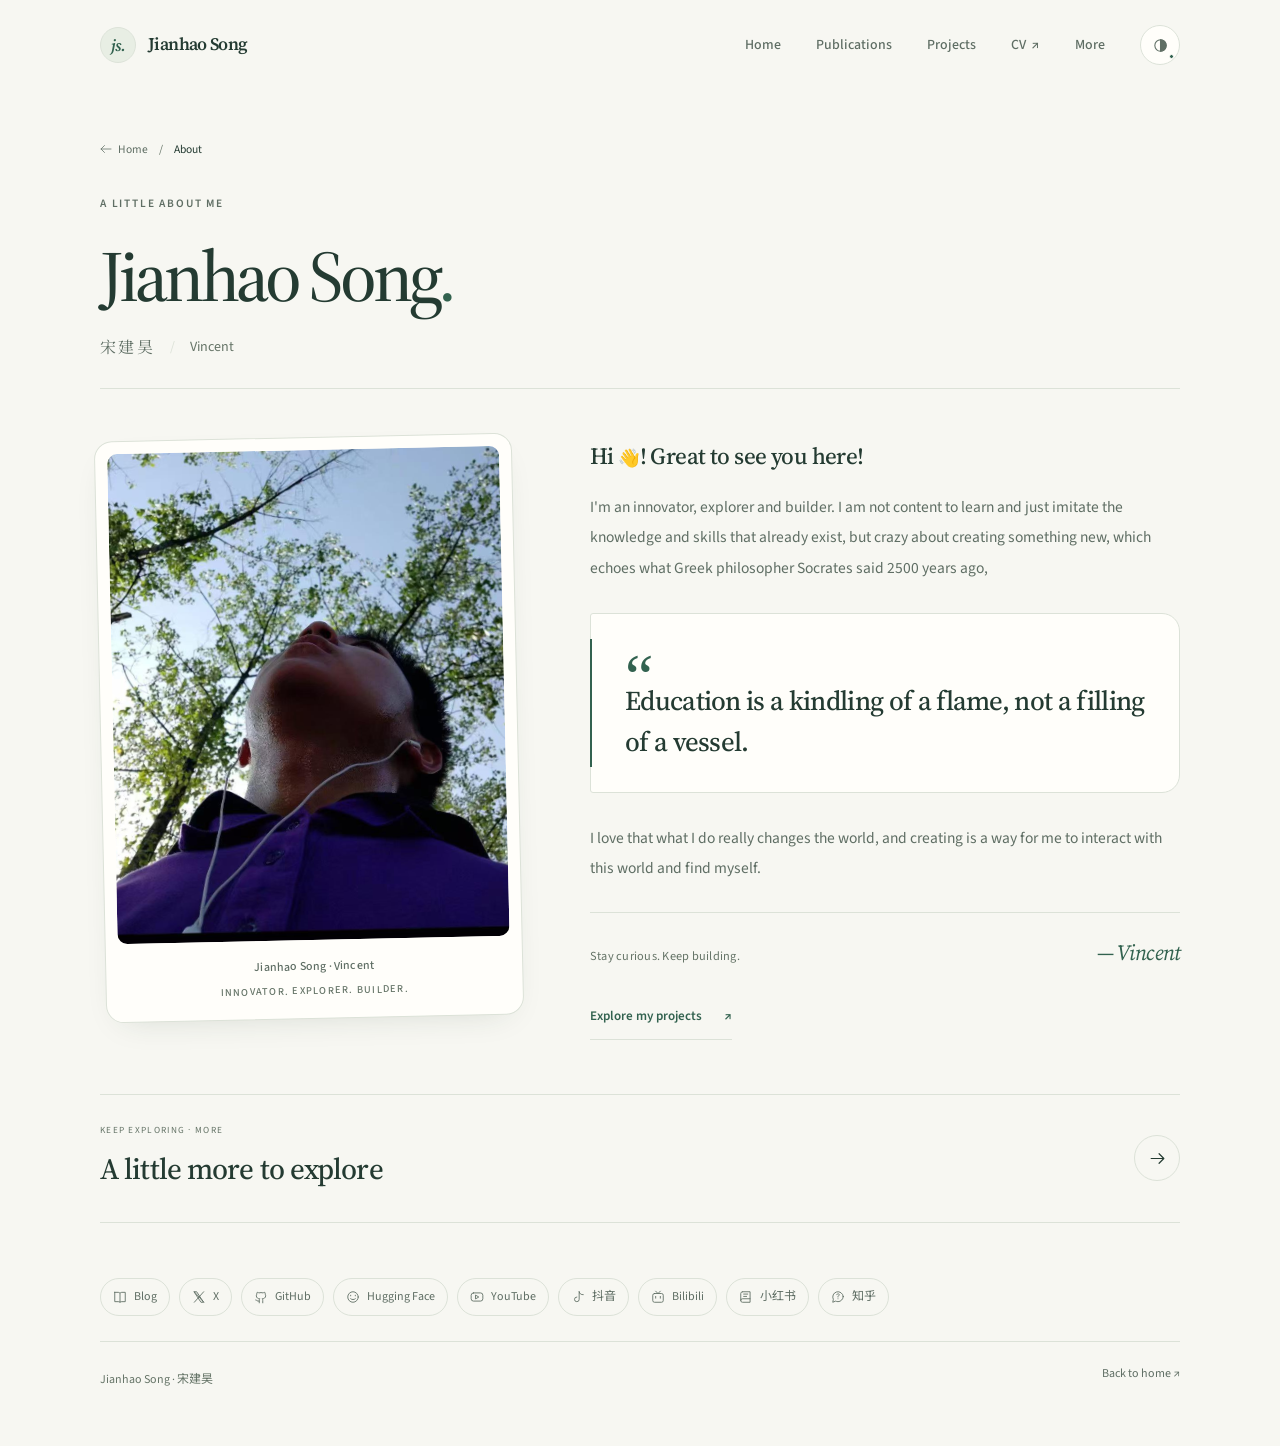
<file: layout/selfIntro/selfIntro.html>
<!DOCTYPE html>
<html lang="en">

<head>
  <meta charset="UTF-8" />
  <script src="../../theme.js"></script>
  <meta name="viewport" content="width=device-width, initial-scale=1.0" />
  <meta name="description" content="About Jianhao Song (Vincent) — innovator, explorer, and builder." />
  <title>About — Vincent Homepage</title>
  <link rel="icon" type="image/png" href="../../image/favicon.png" />
  <link rel="preconnect" href="https://fonts.googleapis.com" />
  <link rel="preconnect" href="https://fonts.gstatic.com" crossorigin />
  <link href="https://fonts.googleapis.com/css2?family=Source+Sans+3:ital,wght@0,400;0,500;0,600;0,700;1,400&family=Source+Serif+4:opsz,wght@8..60,500;8..60,600;8..60,700&family=Noto+Sans+SC:wght@400;500;600&family=Noto+Serif+SC:wght@600;700&display=swap" rel="stylesheet" />
  <link rel="stylesheet" href="../../common.css" />
  <link rel="stylesheet" href="styles.css" />
  <link rel="stylesheet" href="../../enhancements.css" />
  <script src="../../script.js" defer></script>
</head>

<body>
  <a class="skip-link" href="#main-content">Skip to content</a>
  <nav class="site-nav" aria-label="Main navigation">
    <div class="nav-inner">
      <a class="nav-brand" href="../../index.html">Jianhao Song</a>
      <ul class="nav-links">
        <li><a href="../../index.html">Home</a></li>
        <li><a href="../research/research.html">Publications</a></li>
        <li><a href="../program/program.html">Projects</a></li>
        <li><a href="../../assets/CV.pdf">CV</a></li>
        <li><a href="../more/more.html">More</a></li>
      </ul>
    </div>
  </nav>

  <main id="main-content" class="page page--about">
    <header class="page-header" data-reveal>
      <p class="section-label">A little about me</p>
      <h1 class="page-title">Jianhao Song<span class="title-dot" aria-hidden="true">.</span></h1>
      <p class="about-name"><span lang="zh">宋建昊</span><span aria-hidden="true">/</span><span>Vincent</span></p>
    </header>
    <div class="self-intro">
      <figure class="about-portrait" data-reveal>
        <img src="../../image/selfIntro.jpg" alt="Jianhao Song under a canopy of trees" width="1080" height="1080" decoding="async" />
        <figcaption><span class="portrait-name">Jianhao Song · Vincent</span><span>Innovator. Explorer. Builder.</span></figcaption>
      </figure>
      <div class="about-story" data-reveal>
        <p class="about-greeting">Hi <span aria-hidden="true">👋</span>! Great to see you here!</p>
        <p class="bodytext">I'm an innovator, explorer and builder. I am not content to learn and just imitate the knowledge and skills that already exist, but crazy about creating something new, which echoes what Greek philosopher Socrates said 2500 years ago,</p>
        <blockquote class="about-quote"><span class="about-quote-mark" aria-hidden="true">“</span><p>Education is a kindling of a flame, not a filling of a vessel.</p></blockquote>
        <p class="bodytext">I love that what I do really changes the world, and creating is a way for me to interact with this world and find myself.</p>
        <div class="about-signoff"><p>Stay curious. Keep building.</p><span>— Vincent</span></div>
        <a class="about-projects" href="../program/program.html">Explore my projects <span aria-hidden="true">↗</span></a>
      </div>
    </div>
      <nav class="social-links" aria-label="Social links">
        <a href="https://vincent-sjh.github.io/" target="_blank" rel="noopener noreferrer">Blog</a>
        <a href="https://x.com/si57311" target="_blank" rel="noopener noreferrer">X</a>
        <a href="https://github.com/vincent-sjh" target="_blank" rel="noopener noreferrer">GitHub</a>
        <a href="https://huggingface.co/Vincentyyy" target="_blank" rel="noopener noreferrer">Hugging Face</a>
        <a href="https://www.youtube.com/@Vincentyyy_AI_Lab" target="_blank" rel="noopener noreferrer">YouTube</a>
        <a href="https://www.douyin.com/user/MS4wLjABAAAAsZm0FWHsuGoWPQdqmWfrBVfKztMxsH9bJJvjDs2BDYE" target="_blank" rel="noopener noreferrer">抖音</a>
        <a href="https://space.bilibili.com/3690994966989729" target="_blank" rel="noopener noreferrer">Bilibili</a>
        <a href="https://xiaohongshu.com/user/profile/6374d185000000001f014a93" target="_blank" rel="noopener noreferrer">小红书</a>
        <a href="https://www.zhihu.com/people/song-jian-hao-72" target="_blank" rel="noopener noreferrer">知乎</a>
      </nav>
    <footer class="site-footer">
      <p>Jianhao Song · 宋建昊</p>
      <a href="../../index.html">Back to home <span aria-hidden="true">↗</span></a>
    </footer>
  </main>
</body>

</html>
</file>
<file: common.css>
/* Shared visual language — warm paper, forest ink, considered motion. */
:root {
  --bg: #f7f7f2;
  --surface: #fffefa;
  --surface-soft: #eeefe8;
  --text: #243b32;
  --text-muted: #5f6e64;
  --text-faint: #657467;
  --border: #dce2d8;
  --accent: #32624f;
  --accent-soft: #e8eee4;
  --link: #32624f;
  --focus: #32624f;
  --radius: 18px;
  --max-width: 1160px;
  --nav-height: 90px;
  --ease: cubic-bezier(.22, 1, .36, 1);
  --shadow: 0 12px 35px -18px rgb(35 59 47 / 18%);
}

*, *::before, *::after { box-sizing: border-box; }
html { scroll-behavior: smooth; scroll-padding-top: 120px; }
body {
  margin: 0;
  font-family: "Source Sans 3", "Noto Sans SC", -apple-system, BlinkMacSystemFont, sans-serif;
  background: var(--bg);
  color: var(--text);
  min-height: 100vh;
  line-height: 1.65;
  font-size: 17px;
  -webkit-font-smoothing: antialiased;
}
::selection { color: var(--text); background: #d7e5cd; }
a { color: var(--link); text-underline-offset: 4px; transition: color 180ms ease; }
a:hover { color: var(--text); }
button { font: inherit; cursor: pointer; }
img { max-width: 100%; }
svg { flex-shrink: 0; }
button, a { -webkit-tap-highlight-color: transparent; }
:focus-visible { outline: 2px solid var(--focus); outline-offset: 5px; border-radius: 4px; }
.sr-only {
  position: absolute; width: 1px; height: 1px; padding: 0; margin: -1px;
  overflow: hidden; clip-path: inset(50%); white-space: nowrap; border: 0;
}
.skip-link {
  position: fixed; left: 20px; top: -80px; z-index: 300;
  padding: 12px 20px; background: var(--text); color: white; border-radius: 8px;
}
.skip-link:focus { top: 16px; color: white; }

/* The navigation remains usable when JavaScript is unavailable. */
.site-nav {
  position: sticky; top: 0; z-index: 100;
  background: rgb(247 247 242 / 88%);
  -webkit-backdrop-filter: blur(20px); backdrop-filter: blur(20px);
  border-bottom: 1px solid transparent;
  transition: border-color 250ms ease, box-shadow 250ms ease;
}
.site-nav.is-scrolled { border-color: var(--border); box-shadow: 0 4px 24px rgb(36 59 50 / 3%); }
.nav-inner {
  max-width: var(--max-width); height: var(--nav-height); margin: 0 auto; padding: 0 40px;
  display: flex; align-items: center; justify-content: space-between; gap: 28px;
}
.nav-brand {
  display: inline-flex; align-items: center; gap: 12px;
  font-family: "Source Serif 4", "Noto Serif SC", Georgia, serif;
  font-size: 1.1rem; font-weight: 600; letter-spacing: -.035em;
  text-decoration: none; white-space: nowrap; color: var(--text);
}
.nav-brand::before {
  content: "js."; display: grid; place-items: center; width: 36px; height: 36px;
  border: 1px solid #cbd7c7; border-radius: 50%; color: var(--accent);
  font-size: 1rem; font-style: italic; background: var(--accent-soft);
  transition: transform 450ms var(--ease), background 200ms ease;
}
.nav-brand:hover::before { transform: rotate(-12deg); background: #dce8d4; }
.nav-links {
  display: flex; align-items: center; gap: 5px; margin: 0; padding: 0; list-style: none;
}
.nav-links a {
  position: relative; display: block; padding: 8px 15px; font-size: .87rem; font-weight: 500;
  text-decoration: none; color: var(--text-muted); border-radius: 999px; white-space: nowrap;
  transition: background 220ms ease, color 220ms ease, transform 250ms var(--ease);
}
.nav-links a:hover { color: var(--text); background: #eeeee6; }
.nav-links a[aria-current="page"] { color: var(--accent); background: var(--accent-soft); }
.nav-links a[href$=".pdf"]::after { content: "↗"; display: inline-block; margin-left: 5px; }
.nav-toggle { display: none; }

/* Page shell and editorial typography. */
.page { max-width: var(--max-width); margin: 0 auto; padding: 65px 40px 28px; min-height: calc(100vh - var(--nav-height)); }
.page-header { margin: 0 0 48px; padding: 0 0 40px; border-bottom: 1px solid var(--border); }
.page-title {
  font-family: "Source Serif 4", "Noto Serif SC", Georgia, serif;
  font-size: clamp(2.8rem, 6vw, 4.5rem); font-weight: 500;
  letter-spacing: -.055em; line-height: 1.12; color: var(--text); margin: 0 0 18px;
}
.page-lede { max-width: 43em; margin: 0; font-size: 1.08rem; line-height: 1.75; color: var(--text-muted); }
.eyebrow, .section-label {
  font-size: .71rem; font-weight: 600; letter-spacing: .16em; text-transform: uppercase;
  color: var(--text-muted); margin: 0 0 22px;
}
.section-label { display: flex; align-items: center; gap: 12px; }
.section-number { font-size: .66rem; color: var(--accent); letter-spacing: .06em; }
.section-title {
  font-family: "Source Serif 4", Georgia, serif; font-size: clamp(1.9rem, 3.8vw, 2.8rem);
  font-weight: 500; line-height: 1.2; letter-spacing: -.045em; margin: 0;
}
.content-card { margin: 0 0 48px; padding: 0; }
.content-card + .content-card { padding-top: 36px; border-top: 1px solid var(--border); }
.button {
  display: inline-flex; align-items: center; justify-content: center; gap: 22px;
  min-height: 48px; padding: 11px 22px; border: 1px solid transparent; border-radius: 999px;
  font-size: .88rem; font-weight: 600; text-decoration: none;
  transition: transform 300ms var(--ease), box-shadow 300ms ease, background 200ms ease, border-color 200ms ease;
}
.button svg { width: 17px; height: 17px; transition: transform 300ms var(--ease); }
.button-primary { background: var(--text); color: var(--surface); }
.button-primary:hover { color: white; background: var(--accent); box-shadow: 0 6px 18px rgb(36 59 50 / 12%); transform: translateY(-2px); }
.button-secondary { border-color: var(--border); color: var(--text); background: transparent; }
.button-secondary:hover { border-color: #a9b9a4; background: var(--accent-soft); transform: translateY(-2px); }
.button:hover svg { transform: translate(2px, -2px); }
.button:active { transform: translateY(0) scale(.98); }
.text-link { display: inline-flex; align-items: center; gap: 10px; font-size: .89rem; font-weight: 600; text-decoration: none; }
.text-link span { transition: transform 250ms var(--ease); }
.text-link:hover span { transform: translate(3px, -3px); }

/* CV / experience rows shared by the research page. */
.entry-list { display: flex; flex-direction: column; }
.entry-item { display: grid; grid-template-columns: 56px minmax(0,1fr); gap: 24px; padding: 27px 0; border-bottom: 1px solid var(--border); align-items: start; }
.entry-item:first-child { padding-top: 0; }
.entry-item:last-child { border-bottom: none; padding-bottom: 0; }
.entry-logo { width: 56px; height: 56px; object-fit: contain; border-radius: 14px; background: var(--surface); border: 1px solid var(--border); padding: 8px; }
.entry-head { display: flex; align-items: baseline; justify-content: space-between; gap: 16px; margin-bottom: 5px; }
.entry-title { font-family: "Source Serif 4", Georgia, serif; font-size: 1.25rem; font-weight: 500; letter-spacing: -.02em; margin: 0; }
.entry-title a { color: inherit; text-decoration: none; }
.entry-title a:hover { text-decoration: underline; }
.entry-date { flex-shrink: 0; font-size: .8rem; color: var(--text-muted); font-variant-numeric: tabular-nums; white-space: nowrap; }
.entry-subtitle { font-size: .96rem; color: var(--text-muted); margin: 0 0 8px; }
.entry-subtitle a { color: inherit; }
.entry-meta { font-size: .87rem; color: var(--text-faint); line-height: 1.65; }
.entry-meta a { color: var(--text-muted); }

/* The shared social directory and footer. */
.social-links { display: flex; flex-wrap: wrap; gap: 8px 24px; padding: 30px 0; margin: 40px 0 0; border-top: 1px solid var(--border); list-style: none; }
.social-links a { display: inline-flex; align-items: center; gap: 6px; min-height: 34px; font-size: .82rem; color: var(--text-muted); text-decoration: none; }
.social-links a::after { content: "↗"; font-size: .8rem; opacity: .55; transition: transform 250ms var(--ease), opacity 200ms ease; }
.social-links a:hover { color: var(--accent); }
.social-links a:hover::after { opacity: 1; transform: translate(2px, -2px); }
.site-footer { display: flex; align-items: center; justify-content: space-between; gap: 20px; padding: 22px 0; border-top: 1px solid var(--border); color: var(--text-faint); font-size: .75rem; }
.site-footer p { margin: 0; }
.footer-note { display: flex; align-items: center; gap: 8px; }
.footer-note::before { content: ""; width: 5px; height: 5px; background: #8ba17a; border-radius: 50%; }
.back-to-top {
  position: fixed; right: 28px; bottom: 26px; z-index: 80; display: grid; place-items: center;
  width: 44px; height: 44px; padding: 0; border: 1px solid var(--border); border-radius: 50%;
  background: var(--surface); color: var(--text); box-shadow: var(--shadow);
  opacity: 0; visibility: hidden; transform: translateY(12px);
  transition: opacity 250ms ease, visibility 250ms, transform 300ms var(--ease), background 200ms ease;
}
.back-to-top.is-visible { opacity: 1; visibility: visible; transform: translateY(0); }
.back-to-top:hover { background: var(--accent-soft); transform: translateY(-3px); }
.back-to-top svg { width: 17px; height: 17px; }
.toast {
  position: fixed; left: 50%; bottom: 30px; z-index: 200; max-width: calc(100% - 40px);
  padding: 11px 22px; border-radius: 100px; background: var(--text); color: white;
  box-shadow: var(--shadow); font-size: .86rem; text-align: center;
  opacity: 0; transform: translate(-50%, 10px); transition: opacity 200ms ease, transform 250ms var(--ease); pointer-events: none;
}
.toast.is-visible { opacity: 1; transform: translate(-50%, 0); }

/* Progressive enhancement: content is visible without scripts. */
[data-reveal].will-reveal { opacity: 0; transform: translateY(20px); transition: opacity 700ms var(--ease), transform 850ms var(--ease); }
[data-reveal].will-reveal.is-revealed { opacity: 1; transform: none; }
@view-transition { navigation: auto; }
::view-transition-old(root) { animation: 180ms ease both page-out; }
::view-transition-new(root) { animation: 360ms var(--ease) both page-in; }
@keyframes page-out { to { opacity: 0; } }
@keyframes page-in { from { opacity: 0; transform: translateY(5px); } }

@media (max-width: 980px) {
  .nav-inner { gap: 18px; }
  .nav-links a { padding: 8px 11px; font-size: .82rem; }
}
@media (max-width: 760px) {
  :root { --nav-height: 74px; }
  .nav-inner { padding: 16px 24px; height: auto; min-height: var(--nav-height); flex-wrap: wrap; gap: 14px; }
  .nav-brand { font-size: 1rem; }
  .nav-brand::before { width: 32px; height: 32px; }
  .nav-links { flex-wrap: wrap; gap: 5px; }
  .nav-links a { padding: 9px 12px; }
  .nav-enhanced .nav-toggle {
    display: inline-flex; align-items: center; justify-content: center; gap: 9px; min-height: 40px;
    padding: 8px 12px; color: var(--text); border: 1px solid var(--border); border-radius: 100px; background: transparent; font-size: .78rem;
  }
  .nav-toggle svg { width: 16px; height: 16px; transition: transform 250ms var(--ease); }
  .nav-toggle[aria-expanded="true"] svg { transform: rotate(90deg); }
  .nav-enhanced .nav-links { display: none; width: 100%; padding: 5px 0 8px; }
  .nav-enhanced .nav-links.is-open { display: flex; animation: menu-in 220ms var(--ease); }
  .page { padding: 38px 24px 20px; }
  .page-header { padding-bottom: 30px; margin-bottom: 32px; }
  .page-title { font-size: clamp(2.6rem, 9vw, 4rem); }
  .entry-item { grid-template-columns: 44px minmax(0,1fr); gap: 16px; }
  .entry-logo { width: 44px; height: 44px; border-radius: 10px; }
  .entry-head { flex-direction: column; align-items: flex-start; gap: 3px; }
  .social-links { gap: 7px 20px; }
  .site-footer { align-items: flex-start; }
  .back-to-top { right: 16px; bottom: 16px; }
}
@media (max-width: 400px) {
  .nav-inner { padding-right: 20px; padding-left: 20px; }
  .page { padding-right: 20px; padding-left: 20px; }
  .site-footer { flex-direction: column; gap: 8px; }
}
@keyframes menu-in { from { opacity: 0; transform: translateY(-5px); } to { opacity: 1; transform: none; } }
@media (prefers-reduced-motion: reduce) {
  *, *::before, *::after { animation-duration: .01ms !important; animation-iteration-count: 1 !important; transition-duration: .01ms !important; scroll-behavior: auto !important; }
  [data-reveal].will-reveal { opacity: 1; transform: none; }
  ::view-transition-group(*), ::view-transition-old(*), ::view-transition-new(*) { animation: none !important; }
}
</file>
<file: styles.css>
/* Home — an editorial portrait, with room to breathe. */
.home-page { padding-top: 42px; }
.hero { display: grid; grid-template-columns: minmax(0,1fr) 360px; gap: 90px; align-items: center; padding: 24px 0 64px; }
.hero-eyebrow { display: flex; align-items: center; gap: 10px; font-size: .66rem; letter-spacing: .15em; margin-bottom: 25px; }
.hero-eyebrow::before { content: ""; width: 6px; height: 6px; background: #7b946b; border-radius: 50%; }
.hero-name { font-family: "Source Serif 4", Georgia, serif; font-size: clamp(4.5rem, 8vw, 6.6rem); font-weight: 500; letter-spacing: -.065em; line-height: .98; margin: 0 0 24px -4px; }
.hero-name span { display: block; }
.hero-name i { font-weight: 500; color: var(--accent); }
.hero-name-cn { display: flex; align-items: center; gap: 16px; margin: 0 0 24px; font-size: .88rem; color: var(--text-muted); letter-spacing: .05em; }
.hero-name-cn span[lang] { font-family: "Noto Serif SC", Georgia, serif; font-size: 1.1rem; letter-spacing: .15em; }
.hero-name-cn .name-divider { width: 24px; height: 1px; background: #b8c5b3; }
.hero-intro { max-width: 390px; margin: 0; font-size: 1.09rem; line-height: 1.7; color: var(--text-muted); }
.hero-intro strong { color: var(--text); font-weight: 500; }
.hero-actions { display: flex; flex-wrap: wrap; gap: 12px; margin-top: 29px; }
.hero-visual { position: relative; padding: 19px 0 0 15px; }
.hero-visual::before { content: ""; position: absolute; inset: 0 17px 38px 0; border: 1px solid #c9d5c2; border-radius: 160px 160px 14px 14px; transform: rotate(-5deg); pointer-events: none; }
.hero-photo { position: relative; display: block; overflow: hidden; border-radius: 160px 160px 12px 12px; aspect-ratio: 345 / 400; background: #d7dcce; isolation: isolate; }
.hero-photo img { display: block; width: 100%; height: 100%; object-fit: cover; object-position: 50% 49%; transition: transform 1100ms var(--ease), filter 700ms ease; filter: saturate(.65); }
.hero-photo::after { content: ""; position: absolute; inset: 0; background: linear-gradient(180deg, transparent 60%, rgb(18 33 23 / 34%)); pointer-events: none; }
.photo-link { position: absolute; z-index: 1; right: 18px; bottom: 18px; display: grid; place-items: center; width: 39px; height: 39px; border: 1px solid rgb(255 255 255 / 50%); background: rgb(255 255 255 / 15%); backdrop-filter: blur(8px); color: white; border-radius: 50%; transition: transform 350ms var(--ease), background 200ms; }
.hero-photo:hover img { transform: scale(1.035); filter: saturate(.9); }
.hero-photo:hover .photo-link { transform: rotate(45deg); background: rgb(255 255 255 / 25%); }
.photo-caption { display: flex; justify-content: space-between; align-items: center; gap: 12px; margin: 19px 0 0; color: var(--text-faint); font-size: .67rem; letter-spacing: .09em; text-transform: uppercase; }
.photo-caption .caption-line { flex: 1; height: 1px; background: var(--border); }
.hero-note { position: absolute; left: -32px; bottom: 63px; z-index: 2; background: var(--surface); border: 1px solid var(--border); box-shadow: var(--shadow); padding: 12px 17px; border-radius: 9px; transform: rotate(-5deg); font-family: "Source Serif 4", Georgia, serif; font-size: .95rem; font-style: italic; color: var(--accent); pointer-events: none; }
.hero-note span { margin-right: 7px; font-style: normal; }
.thought-strip { display: flex; align-items: center; gap: 30px; min-height: 96px; padding: 22px 0; border-top: 1px solid var(--border); border-bottom: 1px solid var(--border); }
.thought-label { flex: 0 0 160px; display: flex; align-items: center; gap: 9px; font-size: .63rem; font-weight: 600; letter-spacing: .14em; text-transform: uppercase; color: var(--text-faint); }
.thought-label svg { width: 17px; height: 17px; }
.typed-container { display: grid; flex: 1; min-width: 0; font-family: "Source Serif 4", "Noto Serif SC", Georgia, serif; font-size: 1.04rem; font-style: italic; line-height: 1.6; }
.typed-container > span { grid-area: 1 / 1; }
.typed-sizing { visibility: hidden; pointer-events: none; }
.typed { color: var(--text-muted); white-space: pre-wrap; }
.typed::after, .typed-sizing::after { content: ""; display: inline-block; width: 1px; height: .85em; background: var(--accent); margin-left: 4px; vertical-align: -.05em; }
.typed::after { animation: caret 1.1s steps(1,end) infinite; }
.thought-index { color: var(--text-faint); font-size: .68rem; font-variant-numeric: tabular-nums; white-space: nowrap; }
@keyframes caret { 50% { opacity: 0; } }
.about-grid { display: grid; grid-template-columns: 1.2fr 1fr; gap: 80px; padding: 65px 0; }
.about-copy p { font-size: 1.02rem; line-height: 1.85; color: var(--text-muted); margin: 0 0 16px; }
.about-copy p:first-of-type { color: var(--text); font-size: 1.17rem; font-family: "Source Serif 4", Georgia, serif; line-height: 1.7; }
.research-interests { padding-left: 40px; border-left: 1px solid var(--border); }
.interest-item { padding: 0 0 22px; }
.interest-item + .interest-item { padding: 20px 0 0; border-top: 1px solid var(--border); }
.interest-item h3 { font-family: "Source Serif 4", Georgia, serif; font-weight: 500; font-size: 1.35rem; line-height: 1.35; letter-spacing: -.02em; margin: 0 0 10px; }
.interest-item p { margin: 0; color: var(--text-muted); font-size: .88rem; line-height: 1.75; }
.work-section { padding: 45px 0 60px; border-top: 1px solid var(--border); }
.section-heading { display: flex; align-items: flex-end; justify-content: space-between; gap: 20px; margin: 0 0 28px; }
.section-heading .section-label { margin-bottom: 12px; }
.work-grid { display: grid; grid-template-columns: 1fr 1fr; gap: 20px; }
.work-card { position: relative; padding: 30px; border: 1px solid var(--border); border-radius: 16px; background: var(--surface); color: var(--text); text-decoration: none; transition: transform 450ms var(--ease), border-color 250ms ease, box-shadow 450ms ease; }
.work-card:hover { transform: translateY(-5px); border-color: #b5c4ac; box-shadow: 0 16px 30px -20px rgb(36 59 50 / 22%); }
.work-card-top { display: flex; justify-content: space-between; align-items: center; margin-bottom: 34px; }
.work-icon { display: grid; place-items: center; width: 43px; height: 43px; color: var(--accent); background: var(--accent-soft); border: 1px solid #dce5d6; border-radius: 11px; }
.work-icon svg { width: 22px; height: 22px; }
.work-category { color: var(--text-faint); font-size: .64rem; letter-spacing: .12em; text-transform: uppercase; }
.work-card h3 { font-family: "Source Serif 4", Georgia, serif; font-size: 1.65rem; letter-spacing: -.04em; font-weight: 500; margin: 0 0 8px; }
.work-card p { margin: 0 0 25px; max-width: 26em; color: var(--text-muted); font-size: .9rem; line-height: 1.75; }
.work-card .text-link { font-size: .78rem; }
.work-card:hover .text-link span { transform: translate(3px, -3px); }
.awards { display: grid; grid-template-columns: 255px minmax(0,1fr); gap: 45px; padding: 58px 0 65px; border-top: 1px solid var(--border); }
.awards-header .section-label { margin-bottom: 16px; }
.awards-header p { color: var(--text-muted); font-size: .88rem; max-width: 190px; margin-top: 18px; }
.awards-list { margin: 0; padding: 0; list-style: none; }
.awards-list li { display: grid; grid-template-columns: 112px minmax(0,1fr); gap: 24px; padding: 19px 0; border-bottom: 1px solid var(--border); font-size: .91rem; line-height: 1.6; }
.awards-list li:first-child { padding-top: 0; }
.awards-list li:last-child { border-bottom: 0; padding-bottom: 0; }
.award-date { color: var(--text-faint); font-size: .75rem; font-variant-numeric: tabular-nums; padding-top: 3px; }
.contact-section { display: grid; grid-template-columns: 1fr 1fr; gap: 50px; padding: 40px; background: var(--accent-soft); border: 1px solid #d9e3d2; border-radius: 18px; }
.contact-section .section-label { margin-bottom: 14px; }
.contact-section p { color: var(--text-muted); font-size: .9rem; margin-bottom: 0; }
.email-list { list-style: none; padding: 0; margin: 0; align-self: center; }
.email-list li { display: flex; align-items: center; justify-content: space-between; gap: 8px; min-height: 48px; border-bottom: 1px solid #d4dece; }
.email-list li:last-child { border-bottom: 0; }
.email-list a { overflow-wrap: anywhere; font-size: .86rem; text-decoration: none; color: var(--text); }
.email-list a:hover { text-decoration: underline; }
.copy-email { display: grid; place-items: center; flex: 0 0 36px; height: 36px; color: var(--text-muted); padding: 0; border: 0; border-radius: 50%; background: transparent; transition: color 200ms ease, background 200ms ease, transform 200ms var(--ease); }
.copy-email:hover { color: var(--text); background: #d6e2ce; transform: translateY(-1px); }
.copy-email svg { width: 15px; height: 15px; }
@media (min-width: 761px) and (max-width: 1000px) {
  .hero { grid-template-columns: minmax(0,1fr) 290px; gap: 55px; }
  .hero-name { font-size: 5.3rem; }
  .hero-eyebrow { font-size: .6rem; letter-spacing: .08em; }
  .about-grid { gap: 45px; }
  .research-interests { padding-left: 30px; }
  .awards { grid-template-columns: 210px minmax(0,1fr); gap: 25px; }
  .contact-section { padding: 30px; gap: 25px; }
}
@media (max-width: 760px) {
  .home-page { padding-top: 25px; }
  .hero { grid-template-columns: minmax(0,1fr) 235px; gap: 32px; padding-top: 10px; padding-bottom: 42px; }
  .hero-name { font-size: clamp(3.7rem, 9vw, 5rem); }
  .hero-eyebrow { font-size: .58rem; letter-spacing: .09em; align-items: flex-start; }
  .hero-eyebrow::before { flex: 0 0 5px; margin-top: 5px; }
  .hero-intro { font-size: .95rem; }
  .hero-actions { gap: 9px; margin-top: 23px; }
  .button { padding: 11px 17px; gap: 13px; font-size: .8rem; }
  .hero-note { left: -13px; bottom: 56px; font-size: .8rem; padding: 9px 12px; }
  .photo-caption { font-size: .54rem; gap: 7px; }
  .thought-strip { gap: 15px; }
  .thought-label { flex-basis: 125px; font-size: .57rem; }
  .typed-container { font-size: .94rem; }
  .thought-index { display: none; }
  .about-grid { gap: 30px; padding: 45px 0; }
  .research-interests { padding-left: 25px; }
  .work-section { padding: 36px 0 45px; }
  .work-card { padding: 24px; }
  .work-card-top { margin-bottom: 25px; }
  .work-category { font-size: .56rem; }
  .awards { grid-template-columns: 1fr; gap: 30px; padding: 40px 0; }
  .awards-header p { max-width: none; margin: 12px 0 0; }
  .awards-list li { grid-template-columns: 110px minmax(0,1fr); }
  .contact-section { grid-template-columns: 1fr; gap: 22px; padding: 30px; }
}
@media (max-width: 580px) {
  .hero { grid-template-columns: 1fr; gap: 35px; }
  .hero-name { font-size: clamp(4.4rem, 17vw, 6.5rem); }
  .hero-name span { display: inline; }
  .hero-name span::before { content: " "; }
  .hero-eyebrow { font-size: .59rem; margin-bottom: 23px; }
  .hero-name-cn { margin-bottom: 18px; }
  .hero-intro { max-width: 350px; font-size: 1.02rem; }
  .hero-visual { width: min(80%, 305px); margin: 0 auto; }
  .hero-note { left: -20px; }
  .photo-caption { font-size: .6rem; }
  .thought-strip { display: grid; gap: 14px; padding: 24px 0; }
  .thought-label { font-size: .6rem; }
  .typed-container { font-size: .98rem; }
  .about-grid { grid-template-columns: 1fr; gap: 35px; }
  .research-interests { padding-left: 0; border-left: none; padding-top: 28px; border-top: 1px solid var(--border); }
  .work-grid { grid-template-columns: 1fr; gap: 15px; }
  .work-card-top { margin-bottom: 23px; }
  .work-card p { margin-bottom: 18px; }
  .section-heading { align-items: flex-start; }
  .section-heading > .text-link { font-size: .75rem; margin-top: 6px; }
  .awards-list li { grid-template-columns: 1fr; gap: 5px; padding: 17px 0; }
  .contact-section { padding: 26px 22px; }
  .email-list a { font-size: .8rem; }
}
@media (prefers-reduced-motion: reduce) { .typed::after { display: none; } }
</file>
<file: enhancements.css>
/* Edition II: shared finishing details and a complete evening palette. */
:root {
  color-scheme: light;
  --nav-bg: rgb(247 247 242 / 91%);
  --selection: #d7e5cd;
  --on-accent: #fffefa;
  --accent-strong: #254c3c;
  --highlight-border: #b6c9ae;
  --quote-bg: #eef2e8;
  --nav-height: 90px;
}
:root[data-theme="dark"] {
  color-scheme: dark;
  --bg: #161e1a;
  --surface: #202b24;
  --surface-soft: #26332b;
  --text: #e5ebdf;
  --text-muted: #afbcad;
  --text-faint: #a2b19e;
  --border: #37463b;
  --accent: #b3cda3;
  --accent-soft: #293b2e;
  --link: #b3cda3;
  --focus: #c3dda9;
  --nav-bg: rgb(22 30 26 / 93%);
  --selection: #425e3c;
  --on-accent: #17241a;
  --accent-strong: #c6deb7;
  --highlight-border: #6f8765;
  --quote-bg: #25362b;
  --shadow: 0 12px 35px -18px rgb(0 0 0 / 48%);
}
::selection { background: var(--selection); color: var(--text); }
html { scroll-padding-top: 155px; }
body { text-rendering: optimizeLegibility; }
h1, h2, h3 { text-wrap: balance; }
p { text-wrap: pretty; }
.hero-name { text-wrap: nowrap; }
.hero-name-cn { font-kerning: normal; }
button, .button, .pub-btn, .text-link { touch-action: manipulation; }
button:not(:disabled):active, .pub-btn:active { transform: scale(.96); }
:focus-visible { outline-width: 2px; outline-offset: 5px; box-shadow: 0 0 0 4px var(--bg); }
.site-nav { background: var(--nav-bg); }
.nav-inner { gap: 20px; }
.nav-brand::before { border-color: var(--border); }
.nav-brand:hover::before { background: var(--surface-soft); }
.nav-links { position: relative; margin-left: auto; isolation: isolate; }
.nav-links a { min-height: 42px; display: flex; align-items: center; justify-content: center; }
.nav-links a:hover { background: var(--surface-soft); }
.nav-links.nav-has-indicator a { background: transparent; }
.nav-active-pill {
  position: absolute; left: 0; top: 0; margin: 0; padding: 0; z-index: -1;
  background: var(--accent-soft); border: 1px solid var(--border); border-radius: 100px;
  transition: transform 380ms var(--ease), width 380ms var(--ease), height 380ms var(--ease), opacity 180ms ease;
  pointer-events: none;
}
.nav-controls { display: flex; gap: 10px; align-items: center; }
.theme-toggle {
  position: relative; display: grid; place-items: center; width: 40px; height: 40px; padding: 0;
  border: 1px solid var(--border); border-radius: 50%; background: var(--surface); color: var(--text-muted);
  transition: color 200ms ease, background 200ms ease, transform 350ms var(--ease);
}
.theme-toggle:hover { background: var(--accent-soft); color: var(--accent); transform: rotate(12deg); }
.theme-toggle svg { width: 17px; height: 17px; }
.theme-toggle[data-preference="system"]::after { content: ""; position: absolute; right: 5px; bottom: 5px; width: 5px; height: 5px; border-radius: 50%; background: var(--accent); border: 1px solid var(--surface); }
.reading-progress { position: fixed; inset: 0 0 auto; height: 2px; z-index: 200; background: var(--accent); transform: scaleX(0); transform-origin: left; pointer-events: none; }
.breadcrumbs { display: flex; align-items: center; gap: 11px; margin: -23px 0 30px; color: var(--text-faint); font-size: .72rem; }
.breadcrumbs a { display: inline-flex; align-items: center; gap: 6px; min-height: 32px; color: var(--text-muted); text-decoration: none; }
.breadcrumbs svg { width: 12px; height: 12px; }
.breadcrumbs a:hover { color: var(--accent); }
.breadcrumbs [aria-current] { color: var(--text); }

/* A quiet, sticky index — ordinary anchors work without JavaScript. */
.section-nav {
  position: sticky; top: var(--nav-height); z-index: 70; display: flex; align-items: center; gap: 8px;
  margin: 0 0 26px; padding: 10px 0; border-top: 1px solid var(--border); border-bottom: 1px solid var(--border);
  background: var(--nav-bg); -webkit-backdrop-filter: blur(16px); backdrop-filter: blur(16px);
}
.section-nav-label { margin-right: auto; color: var(--text-faint); font-size: .61rem; font-weight: 600; letter-spacing: .13em; text-transform: uppercase; }
.section-nav a { display: flex; align-items: center; min-height: 36px; padding: 7px 15px; border-radius: 100px; font-size: .76rem; text-decoration: none; color: var(--text-muted); transition: color 200ms ease, background 250ms ease; white-space: nowrap; }
.section-nav a:hover { background: var(--surface-soft); }
.section-nav a[aria-current="location"] { background: var(--accent-soft); color: var(--accent); }
.thought-strip { border-top: 0; min-height: 90px; padding-top: 4px; }
.thought-label { flex-basis: 180px; }
.about-grid, .work-section, .awards, .contact-section { scroll-margin-top: 10px; }

/* First impressions: small offsets, deliberate pacing. */
@media (prefers-reduced-motion: no-preference) {
  .hero-eyebrow { animation: hero-arrive 700ms var(--ease) both; }
  .hero-name { animation: hero-arrive 850ms var(--ease) 60ms both; }
  .hero-name-cn { animation: hero-arrive 850ms var(--ease) 120ms both; }
  .hero-intro { animation: hero-arrive 850ms var(--ease) 180ms both; }
  .hero-actions { animation: hero-arrive 850ms var(--ease) 240ms both; }
  .hero-visual { animation: portrait-arrive 1100ms var(--ease) 120ms both; }
}
@keyframes hero-arrive { from { opacity: 0; transform: translateY(12px); } to { opacity: 1; transform: none; } }
@keyframes portrait-arrive { from { opacity: 0; transform: translateY(16px) rotate(1deg); } to { opacity: 1; transform: none; } }
.hero-visual::before { border-color: var(--highlight-border); }
.hero-photo { background: var(--surface-soft); }
.hero-photo img { filter: saturate(.75); }
.hero-note { background: var(--surface); }
.photo-link { font-size: 0; }
.photo-link::before { content: "↗"; font-size: 21px; }
.button-primary { color: var(--on-accent); background: var(--text); }
.button-primary:hover { color: var(--on-accent); background: var(--accent-strong); }
.button-secondary { background: var(--surface); }
.button-secondary:hover { background: var(--accent-soft); border-color: var(--highlight-border); }
.button { min-height: 48px; }
.text-link { min-height: 40px; }
.hero-actions .button-secondary { gap: 12px; }
.hero-actions .button-secondary::after { content: "↗"; font-size: 1rem; transition: transform 250ms var(--ease); }
.hero-actions .button-secondary:hover::after { transform: translate(2px, -2px); }

/* Research areas, now with a useful visual index. */
.interest-item { position: relative; padding-left: 36px; }
.interest-item + .interest-item { padding-left: 36px; }
.interest-index { position: absolute; top: 6px; left: 0; color: var(--accent); font: .65rem/1.5 ui-monospace, SFMono-Regular, Consolas, monospace; }
.interest-item + .interest-item .interest-index { top: 26px; }
.topic-tags { display: flex; flex-wrap: wrap; gap: 6px; list-style: none; padding: 0; margin: 14px 0 0; }
.topic-tags li { padding: 3px 9px; border: 1px solid var(--border); border-radius: 5px; background: var(--surface); color: var(--text-muted); font-size: .65rem; }
.work-card { overflow: hidden; }
.work-card:hover { border-color: var(--highlight-border); }
.work-card-top { margin-bottom: 22px; }
.work-icon { border-color: var(--border); }
.work-preview { display: flex; align-items: center; justify-content: center; gap: 27px; min-height: 176px; margin: 0 -30px 26px; padding: 22px 30px; background: var(--surface-soft); border-top: 1px solid var(--border); border-bottom: 1px solid var(--border); }
.work-preview img { width: 70px; height: 70px; object-fit: contain; border-radius: 15px; box-shadow: var(--shadow); transition: transform 600ms var(--ease); }
.work-card:hover .work-preview img { transform: translateY(-3px) rotate(-3deg); }
.work-preview--research > span { font-family: "Source Serif 4", Georgia, serif; font-size: 1.05rem; line-height: 1.4; letter-spacing: -.025em; }
.work-preview--research em { color: var(--accent); }
.work-preview--systems img { width: 80px; height: 80px; padding: 7px; border-radius: 10px; background: #fff; }
.code-preview { font: .62rem/2 ui-monospace, SFMono-Regular, Consolas, monospace; color: var(--text); white-space: nowrap; }
.code-preview > span:not(.code-comment), .code-preview em { color: var(--accent); font-style: normal; }
.code-preview .code-comment { color: var(--text-faint); font-size: .56rem; }
.awards-list { border-left: 1px solid var(--border); margin-left: 5px; }
.awards-list li { position: relative; padding: 20px 0 20px 28px; border-bottom-style: dashed; }
.awards-list li:first-child { padding-top: 0; }
.awards-list li::before { content: ""; position: absolute; left: -5px; top: 29px; width: 9px; height: 9px; border-radius: 50%; border: 2px solid var(--bg); background: var(--accent); box-shadow: 0 0 0 1px var(--border); }
.awards-list li:first-child::before { top: 9px; box-shadow: 0 0 0 4px var(--accent-soft); }
.award-date { color: var(--accent); font-size: .7rem; }
.awards-list li > span:last-child { transition: color 250ms ease; }
.awards-list li:hover > span:last-child { color: var(--accent); }

/* Contact and social details. */
.contact-section { border-color: var(--border); }
.email-list li { border-color: var(--border); padding: 11px 0; }
.email-details { min-width: 0; display: grid; gap: 2px; }
.email-label { font-size: .58rem; text-transform: uppercase; letter-spacing: .12em; color: var(--text-muted); }
.email-primary a { font-weight: 600; }
.copy-email { flex-basis: 44px; height: 44px; }
.copy-email:hover { background: var(--surface-soft); }
.copy-email.is-copied { color: var(--accent); background: var(--surface); }
.copy-email.is-copied svg { animation: check-in 300ms var(--ease); }
@keyframes check-in { from { opacity: 0; transform: scale(.65); } to { opacity: 1; transform: scale(1); } }
.toast, .skip-link, .skip-link:focus { color: var(--on-accent); background: var(--text); }
.social-links { gap: 9px; margin-top: 30px; padding: 25px 0; border-top: 0; }
.social-links a { min-height: 38px; gap: 7px; padding: 7px 12px; border: 1px solid var(--border); border-radius: 100px; background: transparent; font-size: .75rem; transition: color 220ms, border-color 220ms, background 220ms, transform 300ms var(--ease); }
.social-links a::after { display: none; }
.social-links a:hover { border-color: var(--highlight-border); background: var(--surface); transform: translateY(-2px); }
.social-icon { display: flex; align-items: center; color: var(--text-muted); }
.social-icon svg { width: 14px; height: 14px; }
.social-links a:hover .social-icon { color: var(--accent); }
.next-page { display: flex; align-items: center; justify-content: space-between; gap: 24px; margin: 48px 0 0; padding: 28px 0; color: var(--text); border-top: 1px solid var(--border); border-bottom: 1px solid var(--border); text-decoration: none; }
.next-page small { display: block; margin-bottom: 7px; color: var(--text-faint); font-size: .58rem; text-transform: uppercase; letter-spacing: .14em; }
.next-page strong { font-family: "Source Serif 4", Georgia, serif; font-size: clamp(1.3rem, 3vw, 1.85rem); font-weight: 500; letter-spacing: -.03em; }
.next-page-arrow { display: grid; place-items: center; width: 46px; height: 46px; border: 1px solid var(--border); border-radius: 50%; transition: transform 350ms var(--ease), color 250ms, background 250ms; }
.next-page-arrow svg { width: 19px; height: 19px; }
.next-page:hover .next-page-arrow { background: var(--accent-soft); color: var(--accent); transform: translateX(4px); }
.site-footer a { color: var(--text-muted); text-decoration: none; min-height: 32px; }

/* Existing More surfaces participate in both palettes. */
.elsewhere-card { background: var(--surface); border-color: var(--border); }
.elsewhere-icon { color: var(--accent); background: var(--accent-soft); }
.elsewhere-title > span { color: var(--text-muted); }
.more-note { background: var(--accent-soft); border-color: var(--border); }
.more-note h2, .more-note a { color: var(--text); }
.more-note p, .more-spark { color: var(--text-muted); }
.elsewhere-card:hover { color: var(--accent); background: var(--surface); border-color: var(--highlight-border); }
.title-dot { color: var(--accent) !important; }

@media (max-width: 1050px) {
  .nav-inner { gap: 12px; }
  .nav-links { gap: 2px; }
  .nav-links a { padding-right: 10px; padding-left: 10px; }
  .work-preview { gap: 15px; }
  .code-preview { font-size: .53rem; }
  .code-preview .code-comment { font-size: .48rem; }
}
@media (max-width: 760px) {
  :root { --nav-height: 74px; }
  .nav-inner { position: relative; gap: 0; }
  .nav-brand { margin-right: auto; }
  .nav-controls { gap: 8px; }
  .theme-toggle { width: 40px; height: 40px; }
  .nav-enhanced .nav-toggle { min-height: 40px; }
  .nav-toggle svg { transition: transform 300ms var(--ease); }
  .nav-toggle[aria-expanded="true"] svg { transform: none; }
  .nav-toggle .menu-line { transition: transform 300ms var(--ease); transform-origin: center; }
  .nav-toggle[aria-expanded="true"] .menu-line:first-child { transform: translateY(3px) rotate(45deg); }
  .nav-toggle[aria-expanded="true"] .menu-line:last-child { transform: translateY(-3px) rotate(-45deg); }
  .nav-enhanced .nav-links, .nav-enhanced .nav-links.is-open {
    order: 3; display: flex; flex-direction: column; align-items: stretch; flex-wrap: nowrap; gap: 4px;
    width: 100%; max-height: 0; opacity: 0; visibility: hidden; overflow: hidden; margin: 0;
    padding: 0; transition: max-height 450ms var(--ease), padding 450ms var(--ease), opacity 250ms ease, visibility 250ms;
    animation: none;
  }
  .nav-enhanced .nav-links.is-open { max-height: 300px; padding: 18px 0 4px; opacity: 1; visibility: visible; }
  .nav-links a, .nav-links.nav-has-indicator a { justify-content: space-between; padding: 10px 15px; min-height: 44px; border-radius: 8px; background: transparent; }
  .nav-links a::after { content: "↗"; font-size: .85rem; opacity: .65; }
  .nav-links a[aria-current="page"] { background: var(--accent-soft); }
  .nav-active-pill { display: none; }
  .breadcrumbs { margin: -12px 0 20px; }
  .section-nav { gap: 2px; padding: 8px 0; }
  .section-nav a { padding: 7px 12px; font-size: .7rem; min-height: 38px; }
  .section-nav-label { font-size: .54rem; }
  .thought-label { flex-basis: 125px; }
  .work-preview { margin-right: -24px; margin-left: -24px; padding: 22px; flex-direction: column; min-height: 220px; gap: 15px; text-align: center; }
  .work-preview--research > span { font-size: 1rem; }
  .work-preview--research br { display: none; }
  .work-preview--research em::before, .work-preview--research em::after { content: " "; }
  .code-preview { font-size: .65rem; }
  .code-preview .code-comment { font-size: .57rem; }
}
@media (max-width: 580px) {
  .hero-name { font-size: clamp(4.2rem, 18vw, 6rem); letter-spacing: -.055em; text-wrap: nowrap; }
  .hero-name span { display: block; }
  .hero-name span::before { content: none; }
  .hero-name-cn { gap: 12px; font-size: .78rem; }
  .hero-name-cn span[lang] { font-size: 1rem; }
  .hero-intro { max-width: 31ch; }
  .section-nav { justify-content: space-between; gap: 1px; }
  .section-nav-label { display: none; }
  .section-nav a { padding: 7px 10px; font-size: .68rem; }
  .work-preview { flex-direction: row; min-height: 166px; text-align: left; gap: 24px; }
  .work-preview--research br { display: initial; }
  .work-preview--research em::before, .work-preview--research em::after { content: none; }
  .work-preview--systems { gap: 14px; }
  .work-preview--systems img { width: 68px; height: 68px; }
  .code-preview { font-size: .53rem; }
  .code-preview .code-comment { font-size: .46rem; }
  .awards-list li { padding-left: 24px; }
  .awards-list li::before { top: 27px; }
  .awards-list li:first-child::before { top: 9px; }
  .social-links a { min-height: 42px; }
  .contact-section { padding: 28px 22px; }
}
@media (max-width: 360px) {
  .nav-brand { font-size: .9rem; gap: 8px; }
  .nav-brand::before { width: 28px; height: 28px; }
  .nav-toggle { font-size: 0 !important; gap: 0 !important; width: 40px; }
  .nav-controls { gap: 6px; }
  .section-nav a { padding: 7px 8px; font-size: .62rem; }
  .work-preview--systems { flex-direction: column; text-align: center; }
  .code-preview { font-size: .62rem; }
  .code-preview .code-comment { font-size: .55rem; }
}
@media (prefers-reduced-motion: reduce) {
  *, *::before, *::after { animation-duration: .01ms !important; transition-duration: .01ms !important; }
}
@media print {
  :root, :root[data-theme="dark"] { color-scheme: light; --bg: #fff; --text: #17241a; --text-muted: #405546; --text-faint: #405546; --surface: #fff; --surface-soft: #f0f4ec; --border: #ccd4c8; --accent: #285c4d; --accent-soft: #f0f4ec; --accent-strong: #254c3c; --link: #285c4d; --on-accent: #fff; --quote-bg: #f0f4ec; --selection: #d7e5cd; --highlight-border: #b6c9ae; --shadow: none; }
  .site-nav, .section-nav, .reading-progress, .back-to-top, .toast, .copy-email, .next-page { display: none !important; }
  .page { max-width: none; padding: 0; }
  [data-reveal].will-reveal { opacity: 1 !important; transform: none !important; }
  .hero, .work-card, .project, .entry-item, .contact-section { break-inside: avoid; }
}
</file>
<file: layout/program/styles.css>
/* Projects — generous image-led rows with a featured opening project. */
.page--projects .title-dot { color: var(--accent); }
.project-toolbar { display: flex; align-items: center; justify-content: space-between; flex-wrap: wrap; gap: 18px; margin: -14px 0 30px; }
.project-toolbar[hidden], .project[hidden] { display: none; }
.project-filters { display: flex; flex-wrap: wrap; gap: 8px; }
.project-filter {
  display: inline-flex; align-items: center; gap: 10px; min-height: 42px; padding: 8px 15px;
  border: 1px solid var(--border); border-radius: 999px; color: var(--text-muted); background: var(--surface);
  font-size: .77rem; font-weight: 500; white-space: nowrap;
  transition: color 200ms ease, background 200ms ease, border-color 200ms ease, transform 250ms var(--ease), box-shadow 250ms ease;
}
.project-filter[aria-pressed="true"] { color: var(--surface); background: var(--text); border-color: var(--text); box-shadow: var(--shadow); }
.project-filter:active { transform: scale(.97); }
.project-filter-count { font-size: .67rem; font-variant-numeric: tabular-nums; opacity: .7; }
.project-results { margin: 0; color: var(--text-faint); font-size: .73rem; font-variant-numeric: tabular-nums; }
.project-list { display: flex; flex-direction: column; gap: 0; }
.project {
  display: grid;
  grid-template-columns: minmax(0, .78fr) minmax(0, 1.4fr);
  align-items: center;
  gap: clamp(24px, 4.5vw, 56px);
  padding: 42px 0;
  border-bottom: 1px solid var(--border);
}
.project:last-child { border-bottom: none; }
.project-body { min-width: 0; }
.project-media {
  position: relative;
  display: flex;
  align-items: center;
  justify-content: center;
  aspect-ratio: 4 / 3;
  overflow: hidden;
  border: 1px solid var(--border);
  border-radius: 14px;
  background: var(--surface-soft);
  color: var(--text);
  text-decoration: none;
  cursor: zoom-in;
  transition: box-shadow .35s ease, border-color .35s ease;
}
.project-zoom-hint {
  position: absolute; right: 12px; bottom: 12px; display: inline-flex; align-items: center; gap: 12px;
  min-height: 32px; padding: 5px 11px; border: 1px solid var(--border); border-radius: 999px;
  background: var(--surface); color: var(--text); box-shadow: var(--shadow); font-size: .65rem; font-weight: 500;
  transition: transform 300ms var(--ease), opacity 250ms ease;
}
.project-zoom-hint span { font-size: .95rem; }
.project-media img {
  display: block;
  width: 100%;
  height: 100%;
  aspect-ratio: 4 / 3;
  padding: 18px;
  object-fit: contain;
  transition: transform .65s cubic-bezier(.22, 1, .36, 1);
}
.project-label {
  display: flex;
  justify-content: space-between;
  align-items: center;
  gap: 16px;
  margin: 0 0 13px;
  color: var(--text-muted);
  font-size: .63rem;
  font-weight: 600;
  letter-spacing: .1em;
  text-transform: uppercase;
}
.project-index { color: var(--text-faint); font-variant-numeric: tabular-nums; }
.project-title {
  margin: 0 0 10px;
  color: var(--text);
  font-family: "Source Serif 4", Georgia, serif;
  font-size: clamp(1.4rem, 2.6vw, 1.7rem);
  font-weight: 500;
  letter-spacing: -.035em;
  line-height: 1.3;
  text-wrap: pretty;
}
.project-title a { color: inherit; text-decoration: none; }
.project-title a::after {
  content: "↗";
  display: inline-block;
  margin-left: 12px;
  color: var(--accent);
  font-family: "Source Sans 3", sans-serif;
  font-size: .7em;
  vertical-align: .1em;
  transition: transform .25s ease;
}
.project-kicker {
  margin: 0 0 11px;
  color: var(--accent);
  font-size: .85rem;
  font-weight: 500;
  line-height: 1.7;
}
.project-kicker a { color: inherit; text-decoration-color: var(--border); }
.project-date {
  margin: 0 0 16px;
  color: var(--text-faint);
  font-size: .75rem;
  font-variant-numeric: tabular-nums;
  letter-spacing: .02em;
}
.project-date a { color: var(--accent); text-decoration-color: var(--border); }
.project-desc {
  margin: 0;
  color: var(--text-muted);
  font-size: .9rem;
  line-height: 1.9;
}
.project-desc a { color: var(--text); text-decoration-color: var(--border); }
.project--featured {
  grid-template-columns: minmax(0, .9fr) minmax(0, 1.3fr);
  gap: 36px;
  padding: 30px;
  margin: 0 0 4px;
  border: 1px solid var(--border);
  border-radius: 20px;
  background: var(--surface);
  box-shadow: var(--shadow);
}
.project--featured .project-media { align-self: stretch; min-height: 310px; aspect-ratio: auto; background: var(--accent-soft); }
.project--featured .project-title { font-size: clamp(1.7rem, 3.5vw, 2.2rem); }
.project--featured .project-label { color: var(--accent); }
.project a:focus-visible { outline: 2px solid var(--focus); outline-offset: 4px; border-radius: 2px; }
.project .project-media:focus-visible { border-radius: 14px; }

/* Native dialog supplies modal semantics, Escape handling and focus trapping. */
.project-lightbox {
  width: min(1000px, calc(100vw - 48px)); max-width: none; max-height: calc(100dvh - 48px); padding: 0;
  overflow: auto; overscroll-behavior: contain; border: 1px solid var(--border); border-radius: 22px;
  background: var(--surface); color: var(--text); box-shadow: var(--shadow);
}
.project-lightbox:not([open]) { display: none; }
.project-lightbox[open] { animation: project-gallery-in 300ms var(--ease) both; }
.project-lightbox::backdrop { background: rgb(9 18 15 / 68%); backdrop-filter: blur(10px); -webkit-backdrop-filter: blur(10px); }
.project-lightbox-shell { padding: 18px 24px 20px; }
.project-lightbox-topbar { display: flex; align-items: center; justify-content: space-between; gap: 20px; padding-bottom: 14px; }
.project-lightbox-eyebrow { color: var(--text-faint); font-size: .65rem; letter-spacing: .16em; text-transform: uppercase; }
.project-lightbox-control {
  display: inline-grid; place-items: center; flex: 0 0 auto; width: 42px; height: 42px; padding: 0;
  border: 1px solid var(--border); border-radius: 50%; background: var(--surface); color: var(--text);
  transition: background 200ms ease, border-color 200ms ease, transform 250ms var(--ease);
}
.project-lightbox-control svg { width: 19px; height: 19px; }
.project-lightbox-control:active { transform: scale(.94); }
.project-lightbox-control:disabled { opacity: .35; cursor: default; }
.project-lightbox-figure { margin: 0; }
.project-lightbox-stage { display: grid; place-items: center; height: clamp(200px, 55dvh, 600px); overflow: hidden; border: 1px solid var(--border); border-radius: 12px; background: var(--surface-soft); }
.project-lightbox-image { width: 100%; height: 100%; min-height: 0; object-fit: contain; padding: 16px; transition: opacity 200ms ease; }
.project-lightbox-stage[aria-busy="true"] .project-lightbox-image { opacity: .25; }
.project-lightbox-caption { display: flex; align-items: center; justify-content: space-between; gap: 20px; padding-top: 20px; }
.project-lightbox-category { margin: 0 0 5px; color: var(--text-faint); font-size: .63rem; letter-spacing: .09em; text-transform: uppercase; }
.project-lightbox-caption h2 { margin: 0; font-family: "Source Serif 4", Georgia, serif; font-weight: 500; font-size: clamp(1.3rem, 3vw, 1.75rem); line-height: 1.3; letter-spacing: -.03em; }
.project-lightbox-position { flex: 0 0 auto; color: var(--text-faint); font-size: .75rem; font-variant-numeric: tabular-nums; }
.project-lightbox-bottom { display: flex; align-items: center; justify-content: space-between; gap: 20px; padding-top: 20px; }
.project-lightbox-bottom p { margin: 0; color: var(--text-faint); font-size: .7rem; }
.project-lightbox-navigation { display: flex; gap: 8px; }
@keyframes project-gallery-in { from { opacity: 0; transform: translateY(12px) scale(.98); } to { opacity: 1; transform: none; } }
@media (hover: hover) {
  .project-filter:hover:not([aria-pressed="true"]) { color: var(--text); background: var(--accent-soft); border-color: var(--accent); transform: translateY(-2px); }
  .project:hover .project-media { border-color: var(--accent); box-shadow: var(--shadow); }
  .project:hover .project-media img { transform: scale(1.035); }
  .project-zoom-hint { opacity: 0; transform: translateY(6px); }
  .project-media:hover .project-zoom-hint, .project-media:focus-visible .project-zoom-hint { opacity: 1; transform: none; }
  .project-title a:hover { color: var(--accent); }
  .project-title a:hover::after { transform: translate(3px, -3px); }
  .project-lightbox-control:hover:not(:disabled) { background: var(--accent-soft); border-color: var(--accent); }
}
@media (max-width: 760px) {
  .project-toolbar { margin-top: -8px; gap: 12px; }
  .project { grid-template-columns: minmax(0, .7fr) minmax(0, 1fr); gap: 24px; padding: 32px 0; align-items: start; }
  .project--featured { grid-template-columns: 1fr; padding: 24px; gap: 26px; }
  .project--featured .project-media { min-height: 0; aspect-ratio: 16 / 9; }
  .project--featured .project-media img { height: 100%; aspect-ratio: 16 / 9; }
}
@media (max-width: 560px) {
  .project-filters { gap: 7px; }
  .project-filter { min-height: 40px; padding: 7px 12px; font-size: .73rem; gap: 8px; }
  .project { grid-template-columns: 1fr; gap: 23px; padding: 30px 0; }
  .project-media, .project-media img { aspect-ratio: 16 / 10; }
  .project-media img { max-height: 260px; }
  .project--featured { padding: 20px; border-radius: 16px; }
  .project--featured .project-media, .project--featured .project-media img { aspect-ratio: 4 / 3; }
  .project--featured .project-title { font-size: 1.75rem; }
  .project-label { font-size: .61rem; }
  .project-desc { font-size: .87rem; }
  .project-lightbox { width: calc(100vw - 24px); max-height: calc(100dvh - 24px); border-radius: 16px; }
  .project-lightbox-shell { padding: 12px 14px 16px; }
  .project-lightbox-stage { height: clamp(180px, 48dvh, 460px); }
  .project-lightbox-image { padding: 8px; }
  .project-lightbox-caption { gap: 12px; padding-top: 18px; }
  .project-lightbox-bottom { gap: 12px; }
  .project-lightbox-bottom p { max-width: 145px; font-size: .65rem; }
}
@media (prefers-reduced-motion: reduce) { .project-lightbox[open] { animation: none; } }
</file>
<file: layout/research/styles.css>
/* Publication — a quiet, editorial reading surface. */
.page--publication .title-dot { color: var(--accent); }
.page--publication .publication-feature {
  padding: 0;
  margin-bottom: 56px;
  border: 0;
  background: transparent;
}
.pub-card {
  padding: clamp(24px, 4.5vw, 46px);
  border: 1px solid var(--border);
  border-radius: 22px;
  background: linear-gradient(135deg, var(--surface) 0%, var(--bg) 100%);
  box-shadow: var(--shadow);
}
.pub-overline {
  display: flex;
  justify-content: space-between;
  gap: 20px;
  padding-bottom: 24px;
  margin-bottom: 30px;
  border-bottom: 1px solid var(--border);
  color: var(--text-faint);
  font-size: .66rem;
  font-weight: 600;
  letter-spacing: .15em;
  text-transform: uppercase;
}
.pub-overline span:last-child { font-variant-numeric: tabular-nums; }
.pub-top {
  display: grid;
  grid-template-columns: 76px minmax(0, 1fr);
  align-items: start;
  gap: 25px;
  margin-bottom: 30px;
}
.pub-logo {
  display: block;
  width: 76px;
  height: 76px;
  object-fit: cover;
  border-radius: 18px;
  border: 1px solid var(--border);
  box-shadow: var(--shadow);
}
.pub-heading { min-width: 0; }
.pub-meta {
  display: flex;
  flex-wrap: wrap;
  align-items: center;
  gap: 5px 0;
  margin: 0 0 12px;
  color: var(--text-faint);
  font-size: .69rem;
  font-weight: 500;
  letter-spacing: .04em;
}
.pub-venue {
  padding: 3px 9px;
  border-radius: 5px;
  background: var(--accent-soft);
  color: var(--accent);
  font-weight: 600;
}
.pub-meta-sep { margin: 0 9px; color: var(--text-faint); }
.pub-title {
  margin: 0 0 15px;
  color: var(--text);
  font-family: "Source Serif 4", Georgia, serif;
  font-size: clamp(1.35rem, 2.6vw, 1.9rem);
  font-weight: 500;
  line-height: 1.3;
  letter-spacing: -.035em;
  text-wrap: pretty;
}
.pub-authors {
  margin: 0;
  color: var(--text-muted);
  font-size: .85rem;
  line-height: 1.8;
}
.pub-author-self {
  color: var(--accent);
  font-weight: 600;
  text-decoration: underline;
  text-decoration-color: var(--border);
  text-underline-offset: 4px;
}
.pub-metrics {
  display: grid;
  grid-template-columns: repeat(4, minmax(0, 1fr));
  gap: 0;
  padding: 23px 0;
  margin: 0 0 24px;
  list-style: none;
  background: var(--surface-soft);
  border: 1px solid var(--border);
  border-radius: 13px;
}
.pub-metrics li {
  position: relative;
  display: flex;
  flex-wrap: wrap;
  align-items: baseline;
  justify-content: center;
  gap: 6px 8px;
  padding: 0 14px;
  min-width: 0;
}
.pub-metrics li + li { border-left: 1px solid var(--border); }
.pub-metric-name {
  flex-basis: 100%;
  color: var(--text-muted);
  font-size: .68rem;
  font-weight: 500;
  letter-spacing: .06em;
  text-align: center;
}
.pub-metric-value {
  color: var(--accent);
  font-family: "Source Serif 4", Georgia, serif;
  font-size: clamp(1.65rem, 3vw, 2.1rem);
  font-weight: 500;
  line-height: 1.3;
  letter-spacing: -.045em;
  font-variant-numeric: tabular-nums;
}
.pub-metric-note {
  color: var(--text-muted);
  font-size: .55rem;
  font-weight: 600;
  letter-spacing: .07em;
}
.pub-desc {
  max-width: 77ch;
  margin: 0 0 25px;
  color: var(--text-muted);
  font-size: .94rem;
  line-height: 1.85;
}
.pub-actions { display: flex; flex-wrap: wrap; gap: 9px; }
.pub-btn {
  display: inline-flex;
  justify-content: center;
  align-items: center;
  gap: 8px;
  min-height: 43px;
  padding: 10px 16px;
  border: 1px solid var(--border);
  border-radius: 8px;
  font-size: .78rem;
  font-weight: 600;
  line-height: 1.25;
  text-decoration: none;
  transition: transform .25s ease, background .25s ease, border-color .25s ease, box-shadow .25s ease;
}
.pub-btn-icon { width: 15px; height: 15px; flex-shrink: 0; }
.pub-btn--solid { border-color: var(--text); background: var(--text); color: var(--surface); }
.pub-btn--ghost { background: var(--surface); color: var(--text); }
.pub-btn:focus-visible { outline: 2px solid var(--focus); outline-offset: 4px; }
@media (hover: hover) {
  .pub-btn:hover { transform: translateY(-2px); }
  .pub-btn--solid:hover { border-color: var(--accent); background: var(--accent); color: var(--bg); box-shadow: var(--shadow); }
  .pub-btn--ghost:hover { border-color: var(--accent); background: var(--surface-soft); color: var(--accent); }
}
@media (max-width: 620px) {
  .pub-card { border-radius: 16px; }
  .pub-overline { margin-bottom: 24px; padding-bottom: 18px; font-size: .59rem; }
  .pub-top { grid-template-columns: 1fr; gap: 20px; }
  .pub-logo { width: 62px; height: 62px; border-radius: 14px; }
  .pub-title { font-size: 1.55rem; }
  .pub-metrics { grid-template-columns: repeat(2, minmax(0, 1fr)); padding: 0; }
  .pub-metrics li { padding: 16px 8px; }
  .pub-metrics li:nth-child(3) { border-left: none; }
  .pub-metrics li:nth-child(n+3) { border-top: 1px solid var(--border); }
  .pub-metric-value { font-size: 1.8rem; }
  .pub-actions { display: grid; grid-template-columns: repeat(2, minmax(0, 1fr)); }
  .pub-btn { padding: 10px; font-size: .73rem; }
}
@media (max-width: 360px) {
  .pub-card { padding: 20px; }
  .pub-overline { letter-spacing: .08em; gap: 8px; }
  .pub-title { font-size: 1.35rem; }
  .pub-meta { font-size: .64rem; }
  .pub-meta-sep { margin: 0 6px; }
  .pub-btn { font-size: .66rem; gap: 6px; }
}

/* A native disclosure keeps the reference available with or without JavaScript. */
.citation-drawer { margin-top: 26px; border-top: 1px solid var(--border); }
.citation-drawer summary { display: flex; align-items: center; justify-content: space-between; gap: 16px; min-height: 60px; padding: 19px 0 0; color: var(--text); cursor: pointer; list-style: none; }
.citation-drawer summary::-webkit-details-marker { display: none; }
.citation-drawer summary::marker { content: ""; }
.citation-summary-label { display: flex; flex-wrap: wrap; align-items: baseline; gap: 5px 14px; font-size: .81rem; font-weight: 600; }
.citation-summary-label > span { color: var(--text-faint); font-size: .72rem; font-weight: 400; }
.citation-drawer summary > svg { width: 21px; height: 21px; transition: transform 280ms var(--ease); }
.citation-drawer[open] summary > svg { transform: rotate(45deg); }
.citation-drawer summary:focus-visible { outline: 2px solid var(--focus); outline-offset: 4px; }
.citation-content { padding-top: 17px; }
.citation-text { margin: 0; padding: 20px 22px; border: 1px solid var(--border); border-radius: 12px; background: var(--surface-soft); color: var(--text-muted); font-family: "Source Serif 4", Georgia, serif; font-size: .9rem; line-height: 1.85; overflow-wrap: anywhere; user-select: text; }
.citation-tools { display: flex; align-items: center; flex-wrap: wrap; gap: 10px 16px; padding-top: 14px; }
.citation-copy { display: inline-flex; align-items: center; justify-content: center; gap: 8px; min-width: 146px; min-height: 42px; padding: 9px 15px; border: 1px solid var(--border); border-radius: 8px; background: var(--surface); color: var(--accent); font-size: .75rem; font-weight: 600; transition: background 200ms ease, border-color 200ms ease; }
.citation-copy[hidden] { display: none; }
.citation-copy svg { width: 16px; height: 16px; }
.citation-copy:hover { border-color: var(--accent); background: var(--accent-soft); }
.citation-copy:disabled { cursor: progress; opacity: .7; }
.citation-feedback { flex: 1 1 160px; min-height: 1.5em; margin: 0; color: var(--text-faint); font-size: .72rem; line-height: 1.5; }
.citation-drawer[open] .citation-content { animation: citation-in 300ms var(--ease) both; }
@keyframes citation-in { from { opacity: 0; transform: translateY(-5px); } to { opacity: 1; transform: none; } }

/* A fine continuous rail connects the original experience entries. */
.timeline-heading { display: flex; align-items: center; gap: 14px; margin-bottom: 30px; }
.timeline-heading .section-label { margin: 0; }
.timeline-group-number { display: grid; place-items: center; width: 29px; height: 29px; border: 1px solid var(--border); border-radius: 50%; color: var(--accent); font-size: .65rem; font-variant-numeric: tabular-nums; letter-spacing: .03em; }
.experience-timeline { padding-left: 40px; }
.experience-timeline .entry-item { position: relative; padding: 24px 0; border-bottom: 0; }
.experience-timeline .entry-item:first-child { padding-top: 0; }
.experience-timeline .entry-item:last-child { padding-bottom: 0; }
.experience-timeline .entry-item::before { content: ""; position: absolute; left: -26px; top: 0; bottom: 0; width: 1px; background: var(--border); }
.experience-timeline .entry-item:first-child::before { top: 28px; }
.experience-timeline .entry-item:last-child::before { bottom: auto; height: 52px; }
.experience-timeline .entry-item::after { content: ""; position: absolute; left: -30px; top: 47px; width: 9px; height: 9px; border: 2px solid var(--accent); border-radius: 50%; background: var(--bg); box-shadow: 0 0 0 5px var(--bg); }
.experience-timeline .entry-item:first-child::after { top: 23px; }
.experience-timeline .entry-logo { box-shadow: var(--shadow); transition: transform 300ms var(--ease); }
.experience-timeline .entry-head { align-items: center; }
.experience-timeline .entry-date { padding: 4px 10px; border: 1px solid var(--border); border-radius: 999px; color: var(--text-faint); font-size: .71rem; line-height: 1.5; }
.experience-timeline .entry-date--current { color: var(--accent); background: var(--accent-soft); border-color: transparent; }
@media (hover: hover) {
  .experience-timeline .entry-item:hover .entry-logo { transform: translateY(-2px); }
}
@media (max-width: 760px) {
  .experience-timeline { padding-left: 30px; }
  .experience-timeline .entry-item::before { left: -20px; }
  .experience-timeline .entry-item:first-child::before { top: 22px; }
  .experience-timeline .entry-item:last-child::before { height: 46px; }
  .experience-timeline .entry-item::after { left: -24px; top: 41px; }
  .experience-timeline .entry-item:first-child::after { top: 17px; }
  .experience-timeline .entry-head { align-items: flex-start; gap: 8px; margin-bottom: 10px; }
  .experience-timeline .entry-title { font-size: 1.14rem; }
  .experience-timeline .entry-subtitle { font-size: .88rem; }
  .experience-timeline .entry-meta { font-size: .8rem; }
}
@media (max-width: 400px) {
  .citation-summary-label { display: grid; gap: 2px; }
  .citation-text { padding: 16px; font-size: .84rem; }
  .experience-timeline .entry-item { gap: 12px; }
}
</file>
<file: layout/selfIntro/styles.css>
/* About — a personal portrait and an unhurried story. */
.page--about .page-header { padding-bottom: 27px; }
.page--about .title-dot { color: var(--accent); }
.about-name {
  display: flex;
  align-items: center;
  gap: 15px;
  margin: 16px 0 0;
  color: var(--text-faint);
  font-size: .88rem;
}
.about-name span[lang] { color: var(--text-muted); font-family: "Noto Serif SC", serif; font-size: 1rem; letter-spacing: .15em; }
.about-name span[aria-hidden] { color: var(--border); }
.self-intro { display: grid; grid-template-columns: minmax(0, .85fr) minmax(0, 1.2fr); align-items: start; gap: clamp(32px, 6vw, 72px); margin: 0 0 54px; }
.about-portrait { position: relative; margin: 0; padding: 12px; border: 1px solid var(--border); border-radius: 18px; background: var(--surface); box-shadow: var(--shadow); transform: rotate(-1.25deg); transition: transform 700ms var(--ease), box-shadow 400ms ease; }
.about-portrait img { display: block; width: 100%; height: auto; aspect-ratio: 4 / 5; object-fit: cover; object-position: 50% 50%; border-radius: 10px; }
.about-portrait figcaption { display: grid; gap: 5px; padding: 17px 4px 7px; color: var(--text-faint); text-align: center; font-size: .65rem; font-weight: 500; letter-spacing: .12em; text-transform: uppercase; }
.about-story { padding-top: 3px; }
.about-greeting { margin: 0 0 20px; font-family: "Source Serif 4", Georgia, serif; font-size: 1.45rem; font-weight: 500; letter-spacing: -.025em; line-height: 1.4; }
.about-greeting span { display: inline-block; font-size: 1.1rem; }
.bodytext { margin: 0 0 22px; color: var(--text-muted); font-size: .97rem; line-height: 1.95; text-wrap: pretty; }
.about-quote { position: relative; isolation: isolate; margin: 30px 0; padding: 31px 27px 29px 34px; border: 1px solid var(--border); border-radius: 3px 18px 18px 3px; background: var(--surface); color: var(--text); font-family: "Source Serif 4", Georgia, serif; font-size: clamp(1.3rem, 2.7vw, 1.7rem); font-weight: 500; letter-spacing: -.025em; line-height: 1.5; }
.about-quote::before { content: ""; position: absolute; left: -1px; top: 25px; bottom: 25px; width: 2px; background: var(--accent); }
.about-quote-mark { display: block; height: 33px; margin-bottom: 3px; color: var(--accent); font-family: Georgia, serif; font-size: 4rem; line-height: 1; }
.about-quote p { margin: 0; text-wrap: pretty; }
.portrait-name { color: var(--text-muted); font-size: .75rem; letter-spacing: .015em; text-transform: none; }
.about-signoff { display: flex; flex-wrap: wrap; align-items: baseline; justify-content: space-between; gap: 12px 20px; margin: 29px 0 23px; padding-top: 22px; border-top: 1px solid var(--border); }
.about-signoff p { margin: 0; color: var(--text-faint); font-size: .77rem; letter-spacing: .02em; }
.about-signoff > span { color: var(--accent); font-family: "Source Serif 4", Georgia, serif; font-size: 1.35rem; font-style: italic; letter-spacing: -.04em; }
@media (hover: hover) {
  .about-portrait:hover { transform: rotate(0); }
}
.about-projects { display: inline-flex; align-items: center; gap: 22px; min-height: 44px; padding: 3px 0; margin-top: 2px; color: var(--accent); border-bottom: 1px solid var(--border); font-size: .82rem; font-weight: 600; text-decoration: none; }
.about-projects span { transition: transform .25s ease; }
.about-projects:hover { color: var(--accent); border-color: var(--accent); }
.about-projects:hover span { transform: translate(3px, -3px); }
.about-projects:focus-visible { outline: 2px solid var(--focus); outline-offset: 5px; }
@media (max-width: 760px) {
  .self-intro { grid-template-columns: minmax(0, .8fr) minmax(0, 1.2fr); gap: 28px; }
  .bodytext { font-size: .9rem; }
  .about-greeting { font-size: 1.25rem; }
  .about-portrait figcaption { font-size: .56rem; letter-spacing: .07em; }
}
@media (max-width: 580px) {
  .self-intro { grid-template-columns: 1fr; gap: 34px; }
  .about-portrait { width: min(100%, 340px); margin-left: 3px; }
  .about-portrait img { aspect-ratio: 1 / 1; }
  .about-portrait figcaption { font-size: .62rem; }
  .about-greeting { font-size: 1.45rem; }
  .bodytext { font-size: .97rem; }
}

@media (max-width: 400px) {
  .about-quote { padding: 25px 22px 25px 26px; }
  .about-signoff { gap: 8px; }
}
@media (prefers-reduced-motion: reduce) {
  .about-portrait, .about-portrait:hover { transform: none; }
}
</file>
